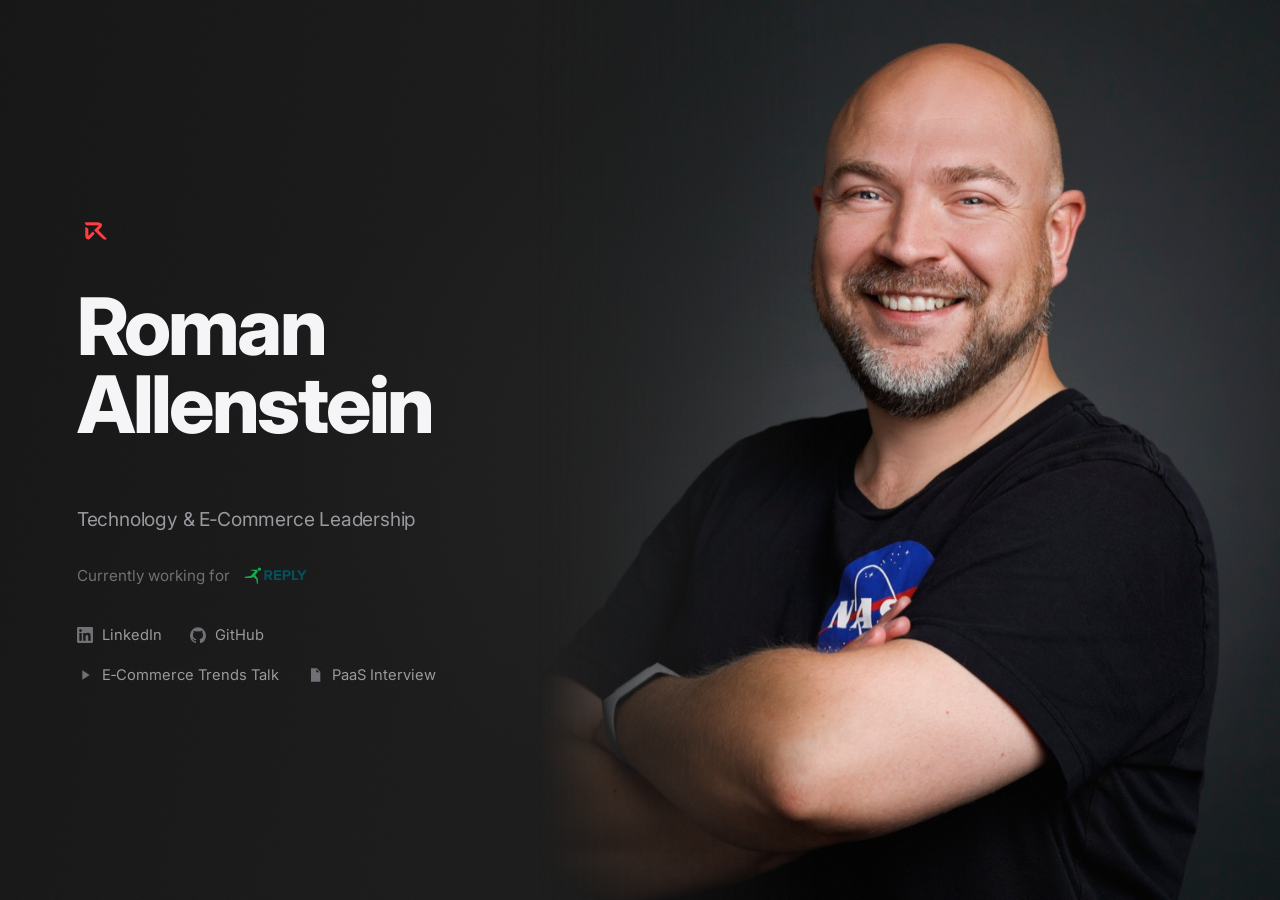
<file: src/index.html>
<!DOCTYPE html>
<html lang="en">
<head>
  <meta charset="UTF-8" />
  <meta name="viewport" content="width=device-width, initial-scale=1.0" />
  <script>
    // Enable the entrance animation only when motion is welcome.
    // Content stays visible by default, so this is purely additive.
    (function () {
      var ok = !window.matchMedia("(prefers-reduced-motion: reduce)").matches
        && !/[?&]noanim/.test(window.location.search);
      if (ok) document.documentElement.classList.add("intro-anim");
    })();
  </script>
  <title>Roman Allenstein — Technology & E-Commerce Leadership</title>
  <meta name="description" content="Roman Allenstein. Technology & E-Commerce Leadership. Currently working for Reply." />
  <meta property="og:title" content="Roman Allenstein — Technology & E-Commerce Leadership" />
  <meta property="og:description" content="Technology & E-Commerce Leadership. Currently working for Reply." />
  <meta property="og:image" content="assets/photo.jpg" />
  <link rel="icon" href="assets/logo.png" />
  <link rel="preconnect" href="https://fonts.googleapis.com" />
  <link rel="preconnect" href="https://fonts.gstatic.com" crossorigin />
  <link href="https://fonts.googleapis.com/css2?family=Inter:wght@300;400;500;600;700;800&display=swap" rel="stylesheet" />
  <link rel="stylesheet" href="css/style.css" />
  <script src="https://rybbit.rmn.one/api/script.js" data-site-id="3" defer></script>
</head>
<body>
  <div class="grain" aria-hidden="true"></div>

  <main class="stage">
    <!-- Portrait -->
    <div class="portrait" aria-hidden="true">
      <div class="portrait__glow"></div>
      <img class="portrait__img" src="assets/photo.jpg" alt="" />
    </div>

    <!-- Content -->
    <section class="intro">
      <img class="intro__logo a" src="assets/logo.png" alt="Roman Allenstein logo" />

      <h1 class="intro__name">
        <span class="line"><span class="a">Roman</span></span>
        <span class="line"><span class="a">Allenstein</span></span>
      </h1>

      <span class="intro__rule a" aria-hidden="true"></span>

      <p class="intro__role a">Technology &amp; E&#8209;Commerce Leadership</p>

      <p class="intro__work a">
        <span class="intro__work-label">Currently working for</span>
        <a class="reply__link" href="https://www.reply.com/vanilla-reply/de" target="_blank" rel="noopener" aria-label="Vanilla Reply">
          <img class="reply__logo" src="assets/reply.svg" alt="Reply" />
        </a>
      </p>

      <nav class="links a" aria-label="Profiles">
        <a class="link" href="https://www.linkedin.com/in/roman-allenstein/" target="_blank" rel="noopener">
          <svg viewBox="0 0 24 24" width="16" height="16" aria-hidden="true"><path d="M20.45 20.45h-3.56v-5.57c0-1.33-.02-3.04-1.85-3.04-1.85 0-2.14 1.45-2.14 2.94v5.67H9.34V9h3.41v1.56h.05c.48-.9 1.64-1.85 3.37-1.85 3.6 0 4.27 2.37 4.27 5.46v6.28zM5.34 7.43a2.07 2.07 0 110-4.14 2.07 2.07 0 010 4.14zM7.12 20.45H3.56V9h3.56v11.45zM22.22 0H1.77C.79 0 0 .77 0 1.73v20.54C0 23.22.79 24 1.77 24h20.45c.98 0 1.78-.78 1.78-1.73V1.73C24 .77 23.2 0 22.22 0z" fill="currentColor"/></svg>
          <span>LinkedIn</span>
        </a>
        <a class="link" href="https://github.com/roman-1983" target="_blank" rel="noopener">
          <svg viewBox="0 0 24 24" width="16" height="16" aria-hidden="true"><path d="M12 .5A12 12 0 000 12.6c0 5.34 3.44 9.87 8.21 11.47.6.11.82-.26.82-.58l-.01-2.05c-3.34.74-4.05-1.45-4.05-1.45-.55-1.4-1.34-1.78-1.34-1.78-1.09-.76.08-.74.08-.74 1.2.09 1.84 1.26 1.84 1.26 1.07 1.86 2.81 1.32 3.5 1.01.11-.79.42-1.32.76-1.62-2.67-.31-5.47-1.36-5.47-6.05 0-1.34.46-2.43 1.22-3.29-.12-.31-.53-1.55.12-3.23 0 0 1-.33 3.3 1.26a11.3 11.3 0 016 0c2.29-1.59 3.29-1.26 3.29-1.26.65 1.68.24 2.92.12 3.23.76.86 1.22 1.95 1.22 3.29 0 4.7-2.81 5.74-5.49 6.04.43.38.81 1.12.81 2.26l-.01 3.35c0 .32.21.7.82.58A12.01 12.01 0 0024 12.6 12 12 0 0012 .5z" fill="currentColor"/></svg>
          <span>GitHub</span>
        </a>
      </nav>

      <nav class="links links--media a" aria-label="Talks and interviews">
        <a class="link" href="https://youtu.be/BbYyXlA4f48" target="_blank" rel="noopener">
          <svg viewBox="0 0 24 24" width="16" height="16" aria-hidden="true"><path d="M8 5v14l11-7z" fill="currentColor"/></svg>
          <span>E&#8209;Commerce Trends Talk</span>
        </a>
        <a class="link" href="https://www.shopware.com/de/news/shopware-paas-im-interview-mit-phiacademy-und-portaltech-reply/" target="_blank" rel="noopener">
          <svg viewBox="0 0 24 24" width="16" height="16" aria-hidden="true"><path d="M6 2h9l5 5v15H6V2zm8 1.5V8h4.5L14 3.5zM8 12h8v1.5H8V12zm0 4h8v1.5H8V16z" fill="currentColor"/></svg>
          <span>PaaS Interview</span>
        </a>
      </nav>
    </section>
  </main>

  <script src="js/main.js"></script>
</body>
</html>
</file>
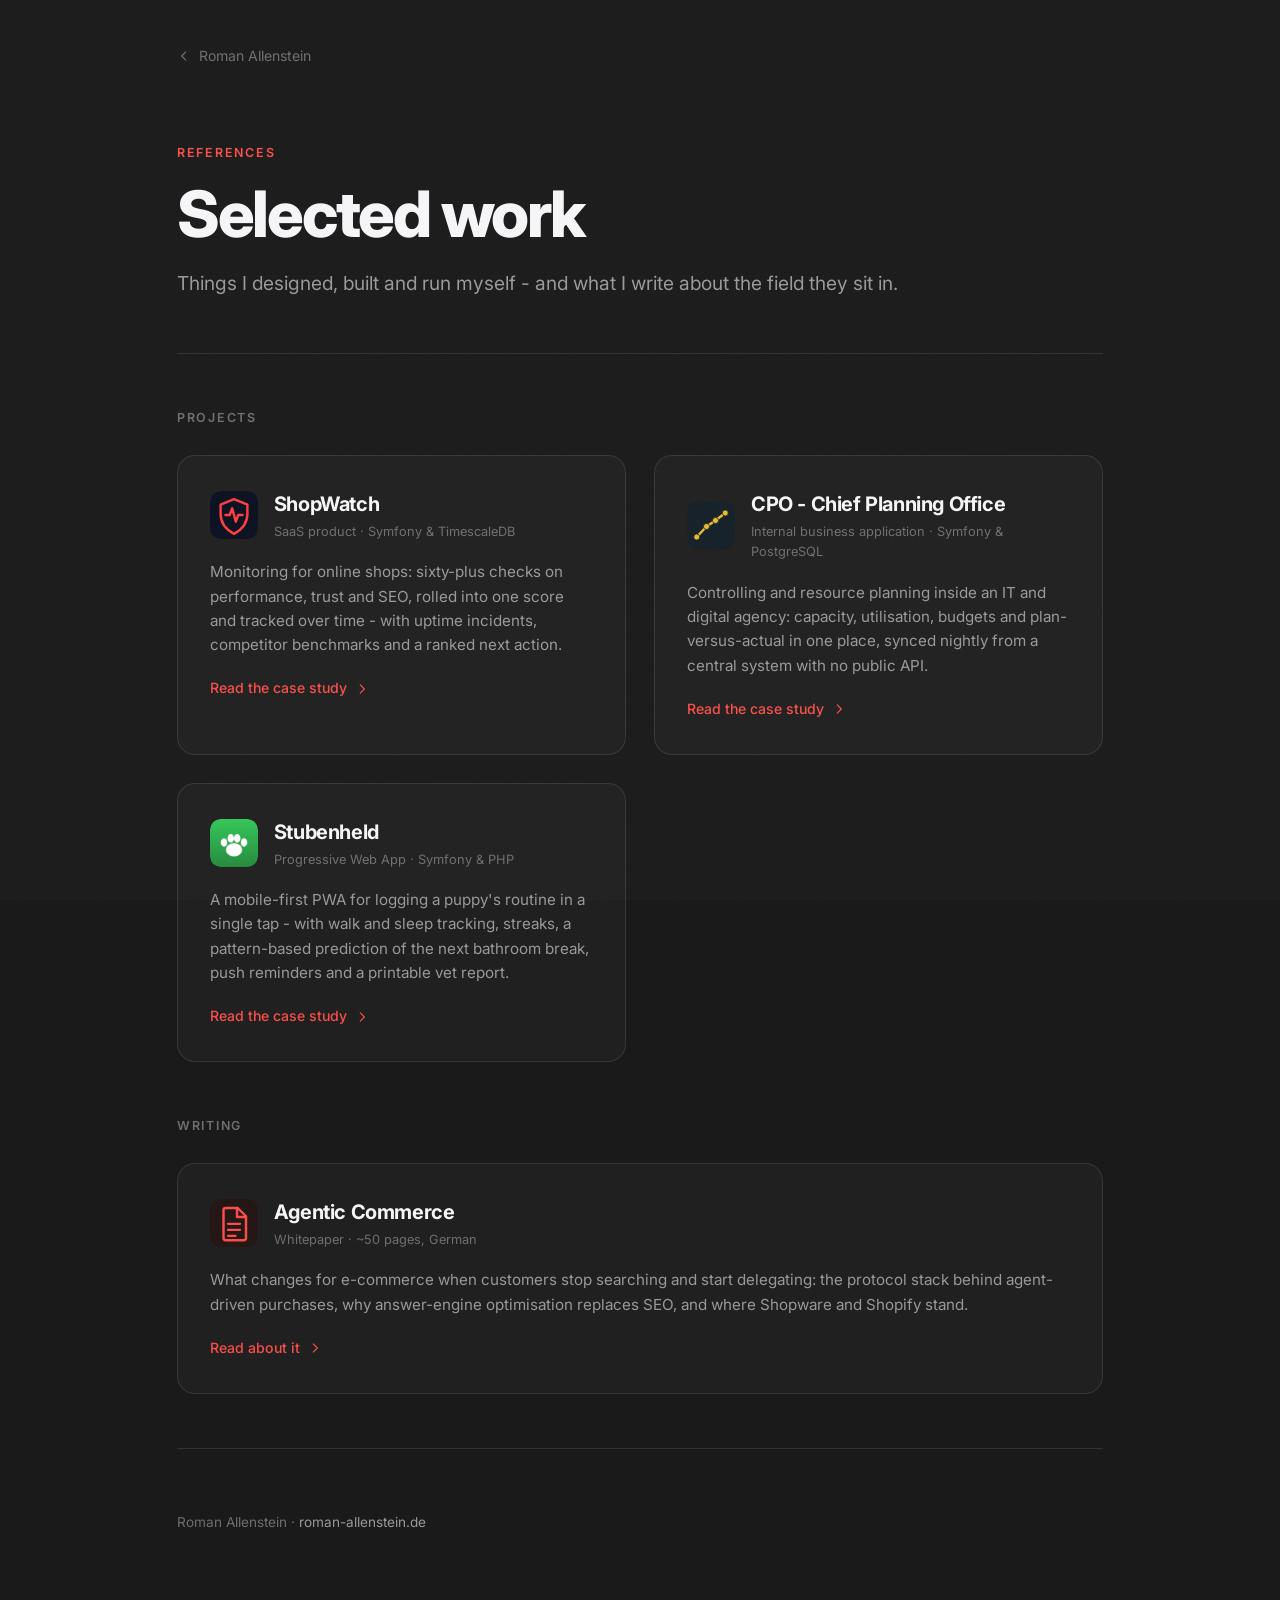
<file: src/references/index.html>
<!DOCTYPE html>
<html lang="en">
<head>
  <meta charset="UTF-8" />
  <meta name="viewport" content="width=device-width, initial-scale=1.0" />
  <script>
    (function () {
      var ok = !window.matchMedia("(prefers-reduced-motion: reduce)").matches;
      if (!ok) return;
      document.documentElement.classList.add("reveal-anim");
      // Safety net: if references.js never runs, drop the class so nothing
      // stays hidden.
      window.setTimeout(function () {
        if (!document.documentElement.dataset.revealReady) {
          document.documentElement.classList.remove("reveal-anim");
        }
      }, 2000);
    })();
  </script>
  <title>References - Roman Allenstein</title>
  <meta name="description" content="Selected projects built by Roman Allenstein." />
  <meta name="robots" content="noindex, nofollow" />
  <link rel="icon" href="../assets/logo.png" />
  <link rel="preconnect" href="https://fonts.googleapis.com" />
  <link rel="preconnect" href="https://fonts.gstatic.com" crossorigin />
  <link href="https://fonts.googleapis.com/css2?family=Inter:wght@300;400;500;600;700;800&display=swap" rel="stylesheet" />
  <link rel="stylesheet" href="../css/references.css" />
  <script src="https://rybbit.rmn.one/api/script.js" data-site-id="3" defer></script>
</head>
<body>
  <div class="grain" aria-hidden="true"></div>

  <div class="wrap">
    <div class="topbar">
      <a class="back" href="../">
        <svg viewBox="0 0 24 24" width="14" height="14" aria-hidden="true"><path d="M15 5l-7 7 7 7" fill="none" stroke="currentColor" stroke-width="2" stroke-linecap="round" stroke-linejoin="round"/></svg>
        <span>Roman Allenstein</span>
      </a>
    </div>

    <header class="head">
      <p class="head__eyebrow">References</p>
      <h1 class="head__title">Selected work</h1>
      <p class="head__lead">
        Things I designed, built and run myself - and what I write about the
        field they sit in.
      </p>
    </header>

    <main>
    <section class="group">
      <h2 class="group__title">Projects</h2>
      <div class="cards">
      <a class="card r" href="shopwatch/">
        <div class="card__top">
          <img class="card__icon" src="../assets/references/shopwatch/icon.svg" alt="" />
          <div>
            <div class="card__name">ShopWatch</div>
            <div class="card__kind">SaaS product · Symfony &amp; TimescaleDB</div>
          </div>
        </div>
        <p class="card__text">
          Monitoring for online shops: sixty-plus checks on performance, trust
          and SEO, rolled into one score and tracked over time - with uptime
          incidents, competitor benchmarks and a ranked next action.
        </p>
        <span class="card__more">
          <span>Read the case study</span>
          <svg viewBox="0 0 24 24" width="14" height="14" aria-hidden="true"><path d="M9 5l7 7-7 7" fill="none" stroke="currentColor" stroke-width="2" stroke-linecap="round" stroke-linejoin="round"/></svg>
        </span>
      </a>

      <a class="card r" href="cpo/">
        <div class="card__top">
          <img class="card__icon" src="../assets/references/cpo/icon.svg" alt="" />
          <div>
            <div class="card__name">CPO - Chief Planning Office</div>
            <div class="card__kind">Internal business application · Symfony &amp; PostgreSQL</div>
          </div>
        </div>
        <p class="card__text">
          Controlling and resource planning inside an IT and digital agency:
          capacity, utilisation, budgets and plan-versus-actual in one place,
          synced nightly from a central system with no public API.
        </p>
        <span class="card__more">
          <span>Read the case study</span>
          <svg viewBox="0 0 24 24" width="14" height="14" aria-hidden="true"><path d="M9 5l7 7-7 7" fill="none" stroke="currentColor" stroke-width="2" stroke-linecap="round" stroke-linejoin="round"/></svg>
        </span>
      </a>

      <a class="card r" href="stubenheld/">
        <div class="card__top">
          <img class="card__icon" src="../assets/references/stubenheld/icon.png" alt="" />
          <div>
            <div class="card__name">Stubenheld</div>
            <div class="card__kind">Progressive Web App · Symfony &amp; PHP</div>
          </div>
        </div>
        <p class="card__text">
          A mobile-first PWA for logging a puppy's routine in a single tap -
          with walk and sleep tracking, streaks, a pattern-based prediction of
          the next bathroom break, push reminders and a printable vet report.
        </p>
        <span class="card__more">
          <span>Read the case study</span>
          <svg viewBox="0 0 24 24" width="14" height="14" aria-hidden="true"><path d="M9 5l7 7-7 7" fill="none" stroke="currentColor" stroke-width="2" stroke-linecap="round" stroke-linejoin="round"/></svg>
        </span>
      </a>
      </div>
    </section>

    <section class="group">
      <h2 class="group__title">Writing</h2>
      <div class="cards">
      <a class="card r" href="whitepaper/">
        <div class="card__top">
          <img class="card__icon" src="../assets/references/whitepaper/icon.svg" alt="" />
          <div>
            <div class="card__name">Agentic Commerce</div>
            <div class="card__kind">Whitepaper · ~50 pages, German</div>
          </div>
        </div>
        <p class="card__text">
          What changes for e-commerce when customers stop searching and start
          delegating: the protocol stack behind agent-driven purchases, why
          answer-engine optimisation replaces SEO, and where Shopware and
          Shopify stand.
        </p>
        <span class="card__more">
          <span>Read about it</span>
          <svg viewBox="0 0 24 24" width="14" height="14" aria-hidden="true"><path d="M9 5l7 7-7 7" fill="none" stroke="currentColor" stroke-width="2" stroke-linecap="round" stroke-linejoin="round"/></svg>
        </span>
      </a>
      </div>
    </section>
    </main>

    <footer class="foot">
      <p>Roman Allenstein · <a href="../">roman-allenstein.de</a></p>
    </footer>
  </div>

  <script src="../js/references.js"></script>
</body>
</html>
</file>
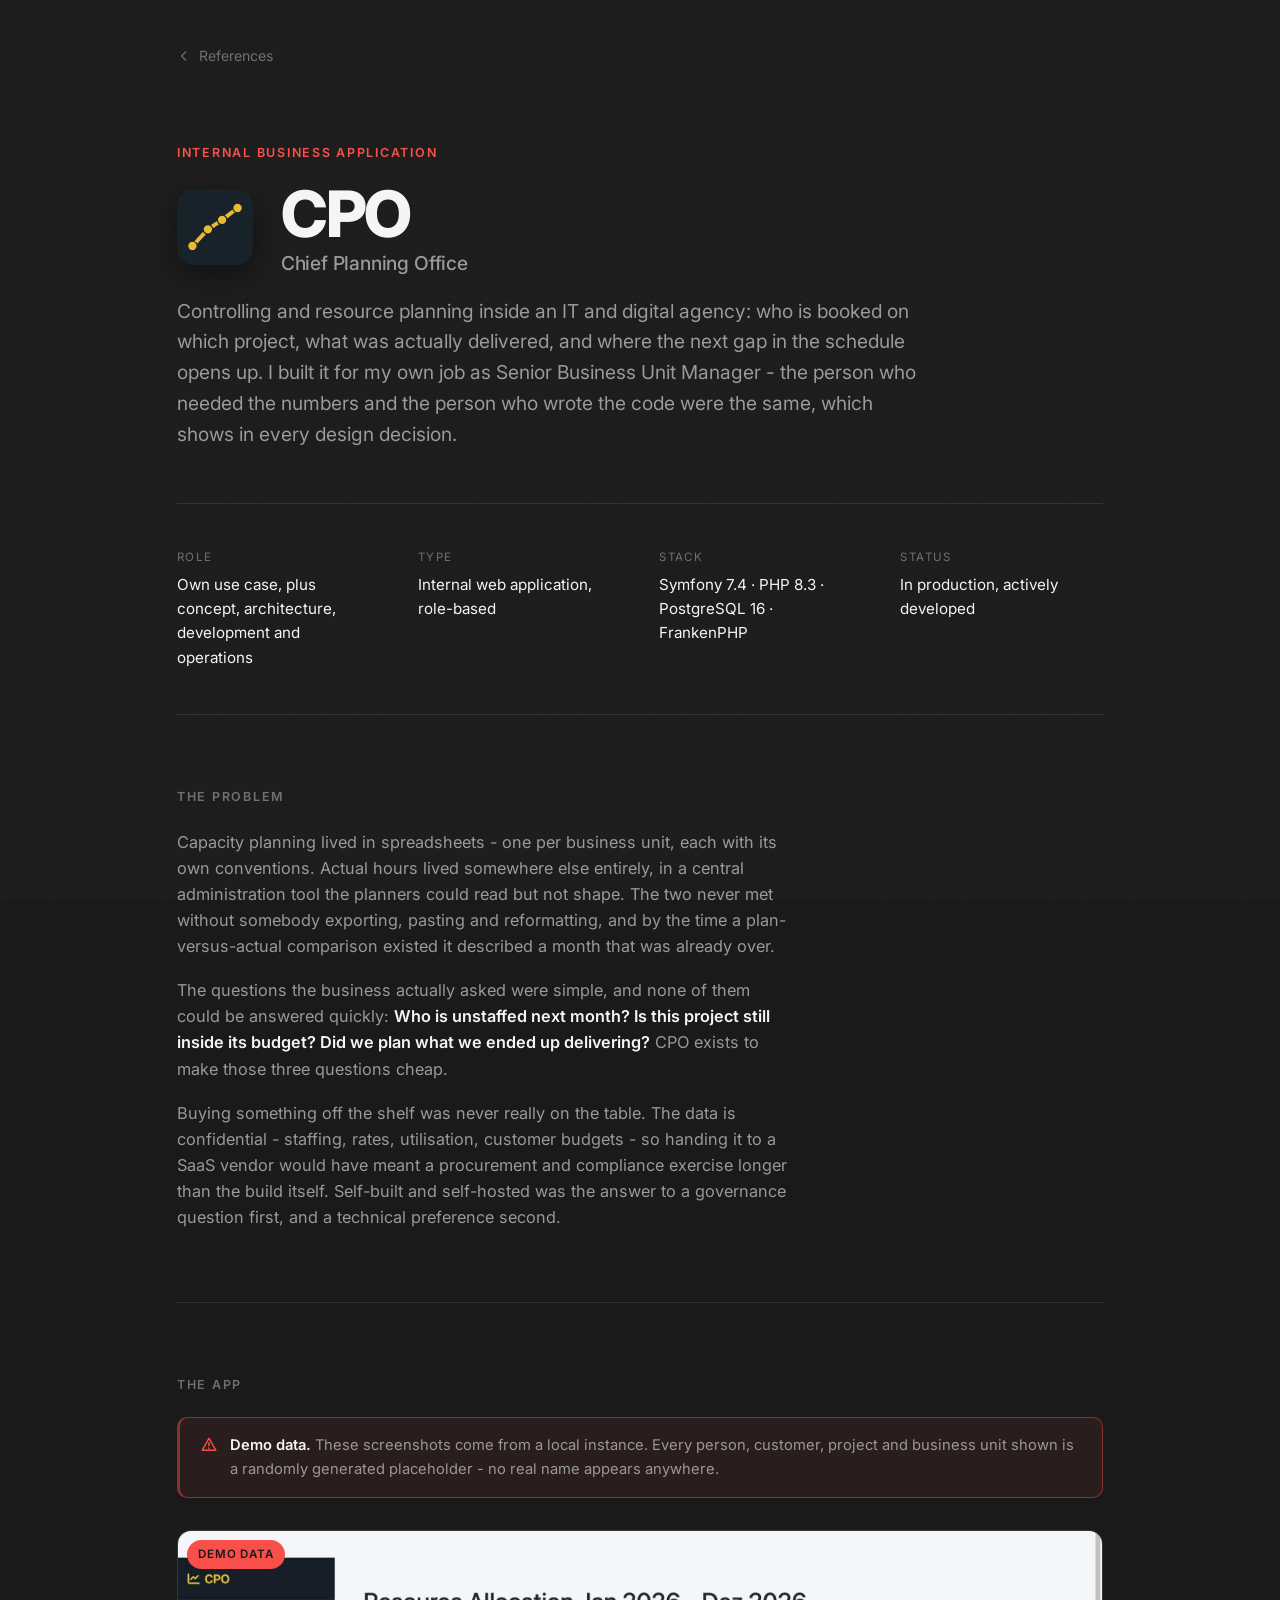
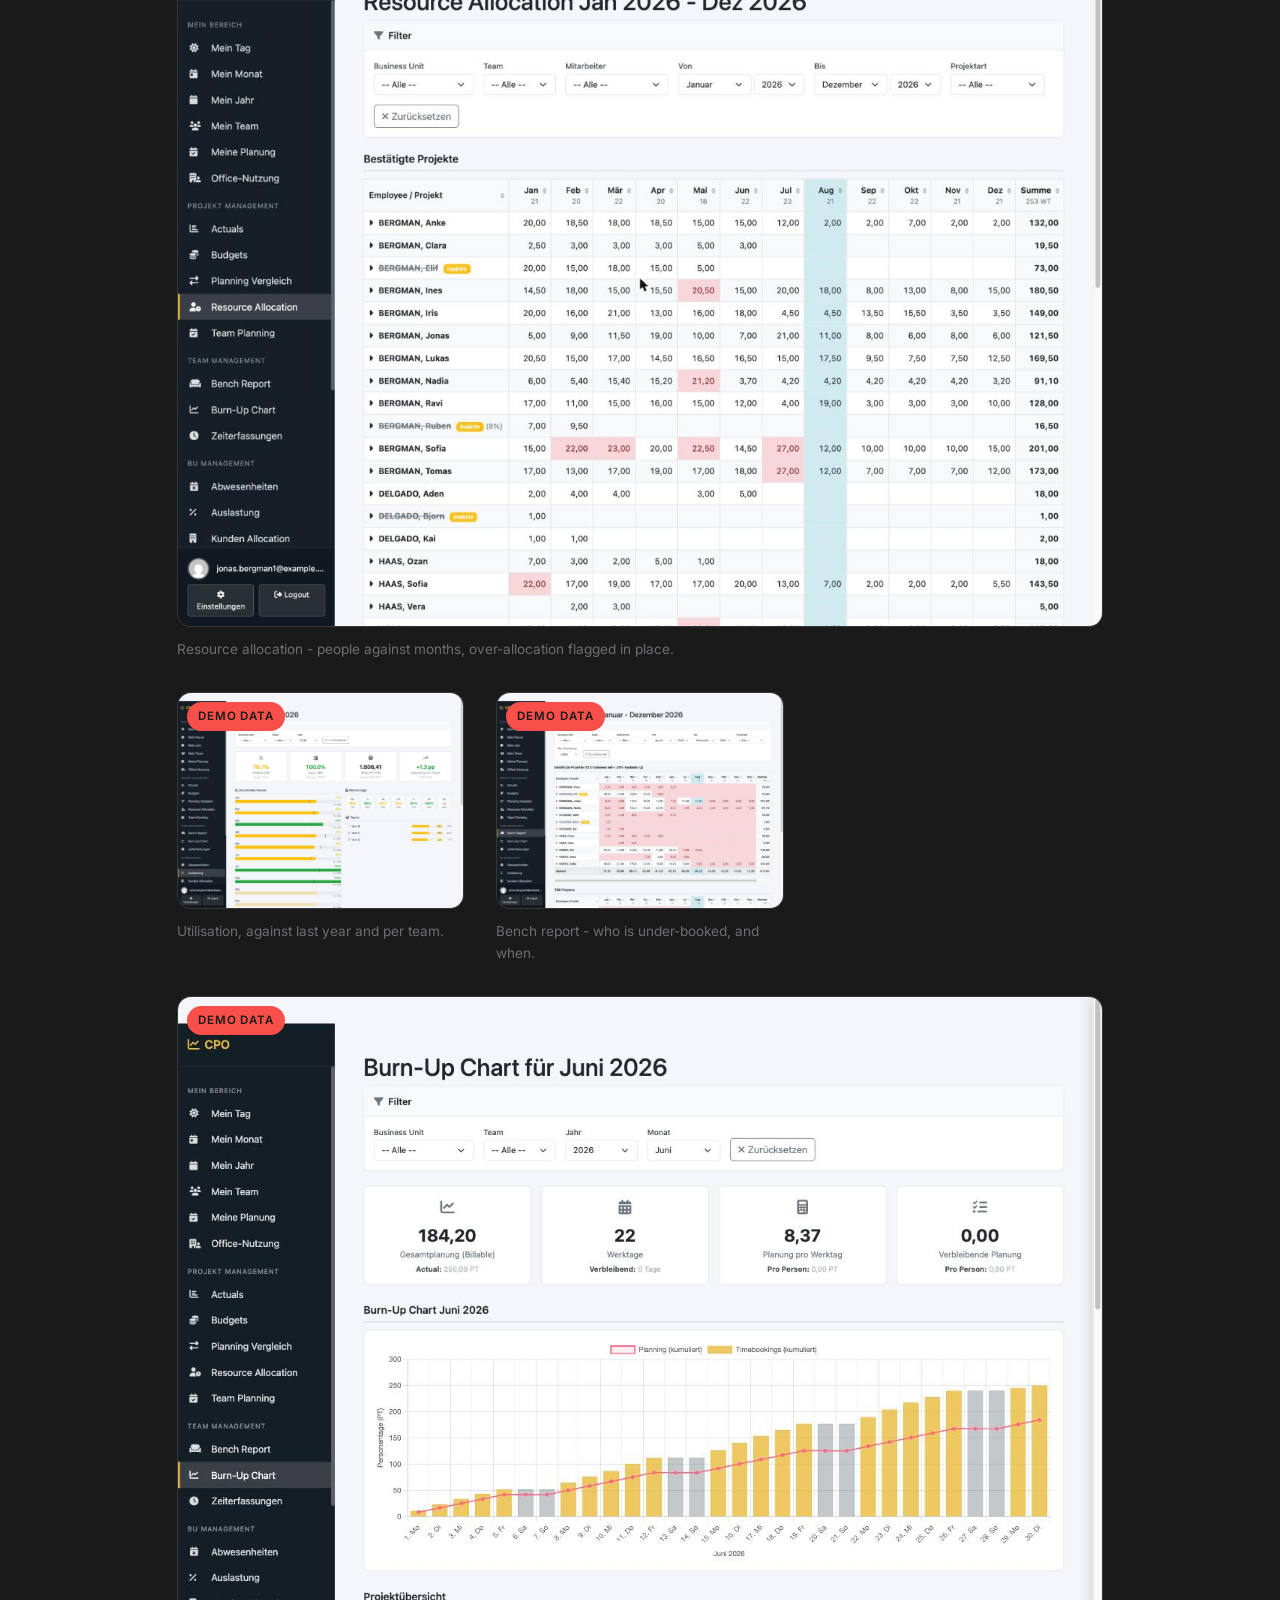
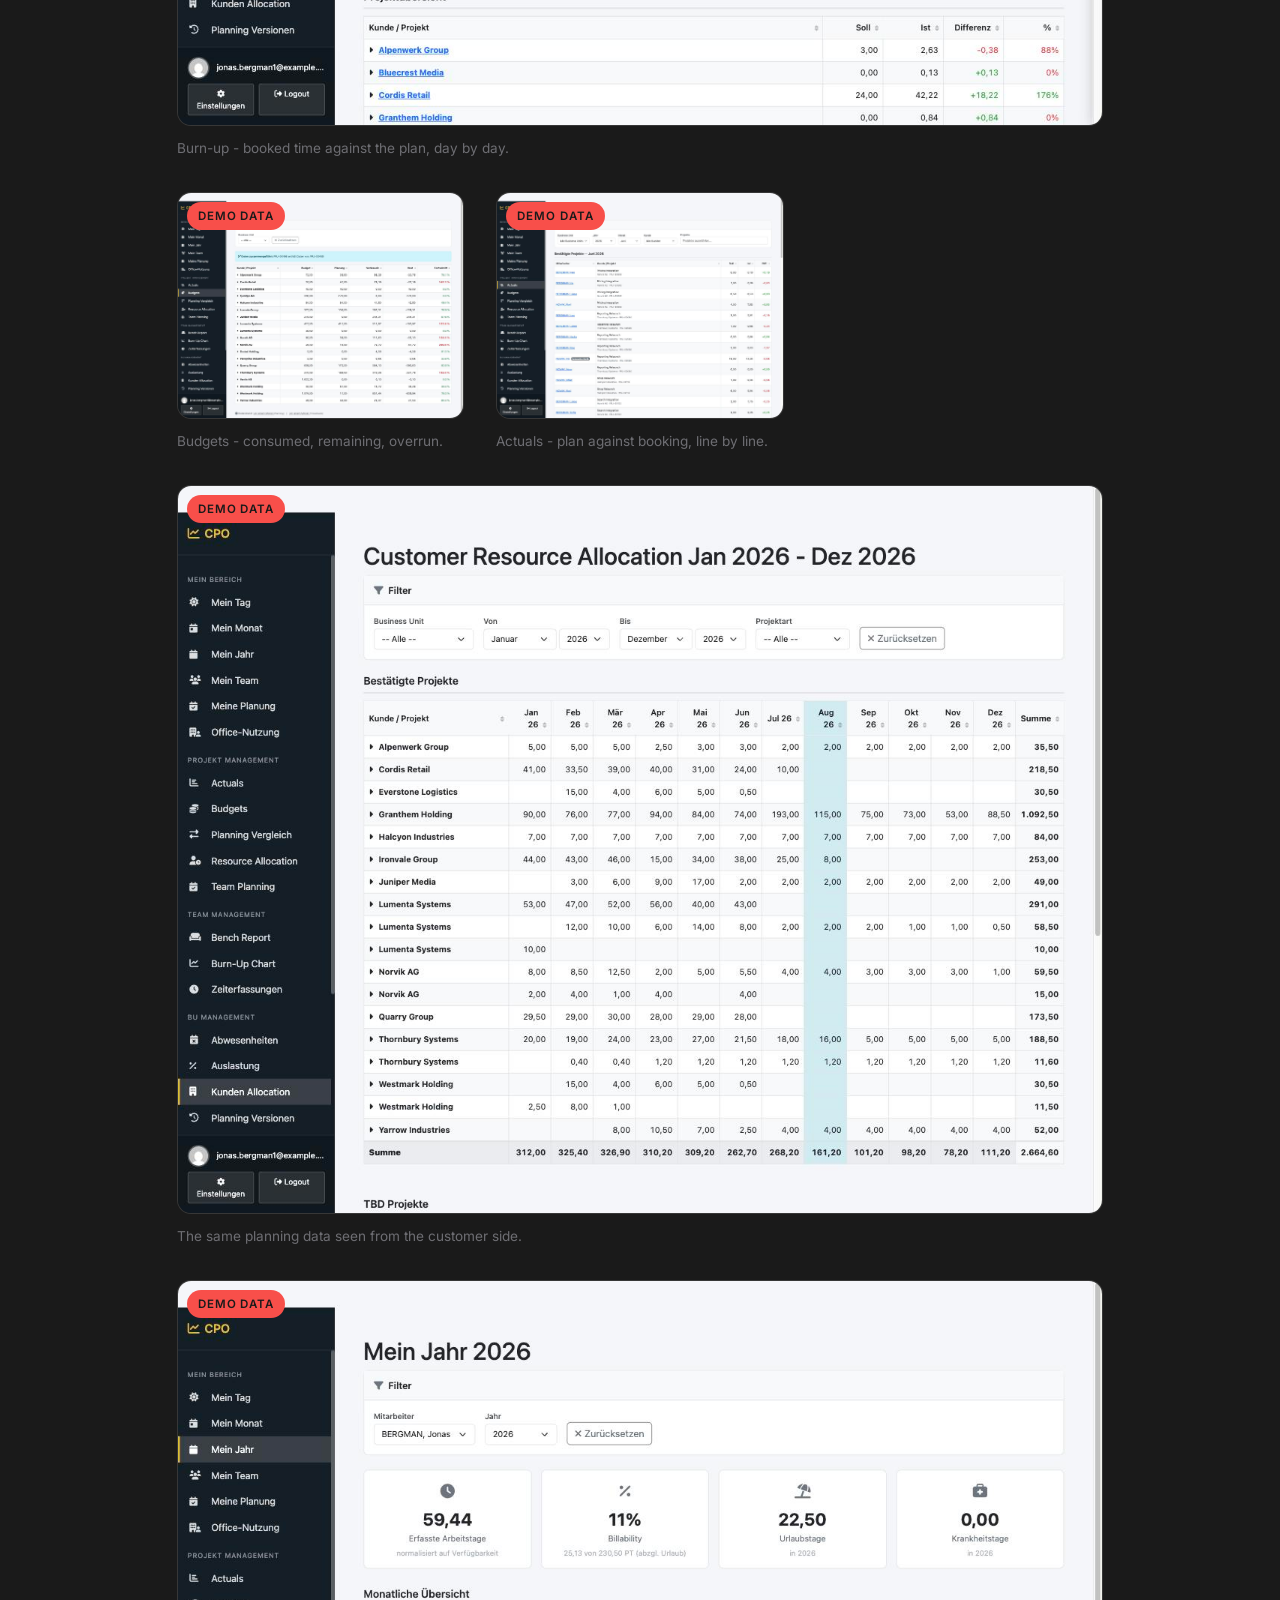
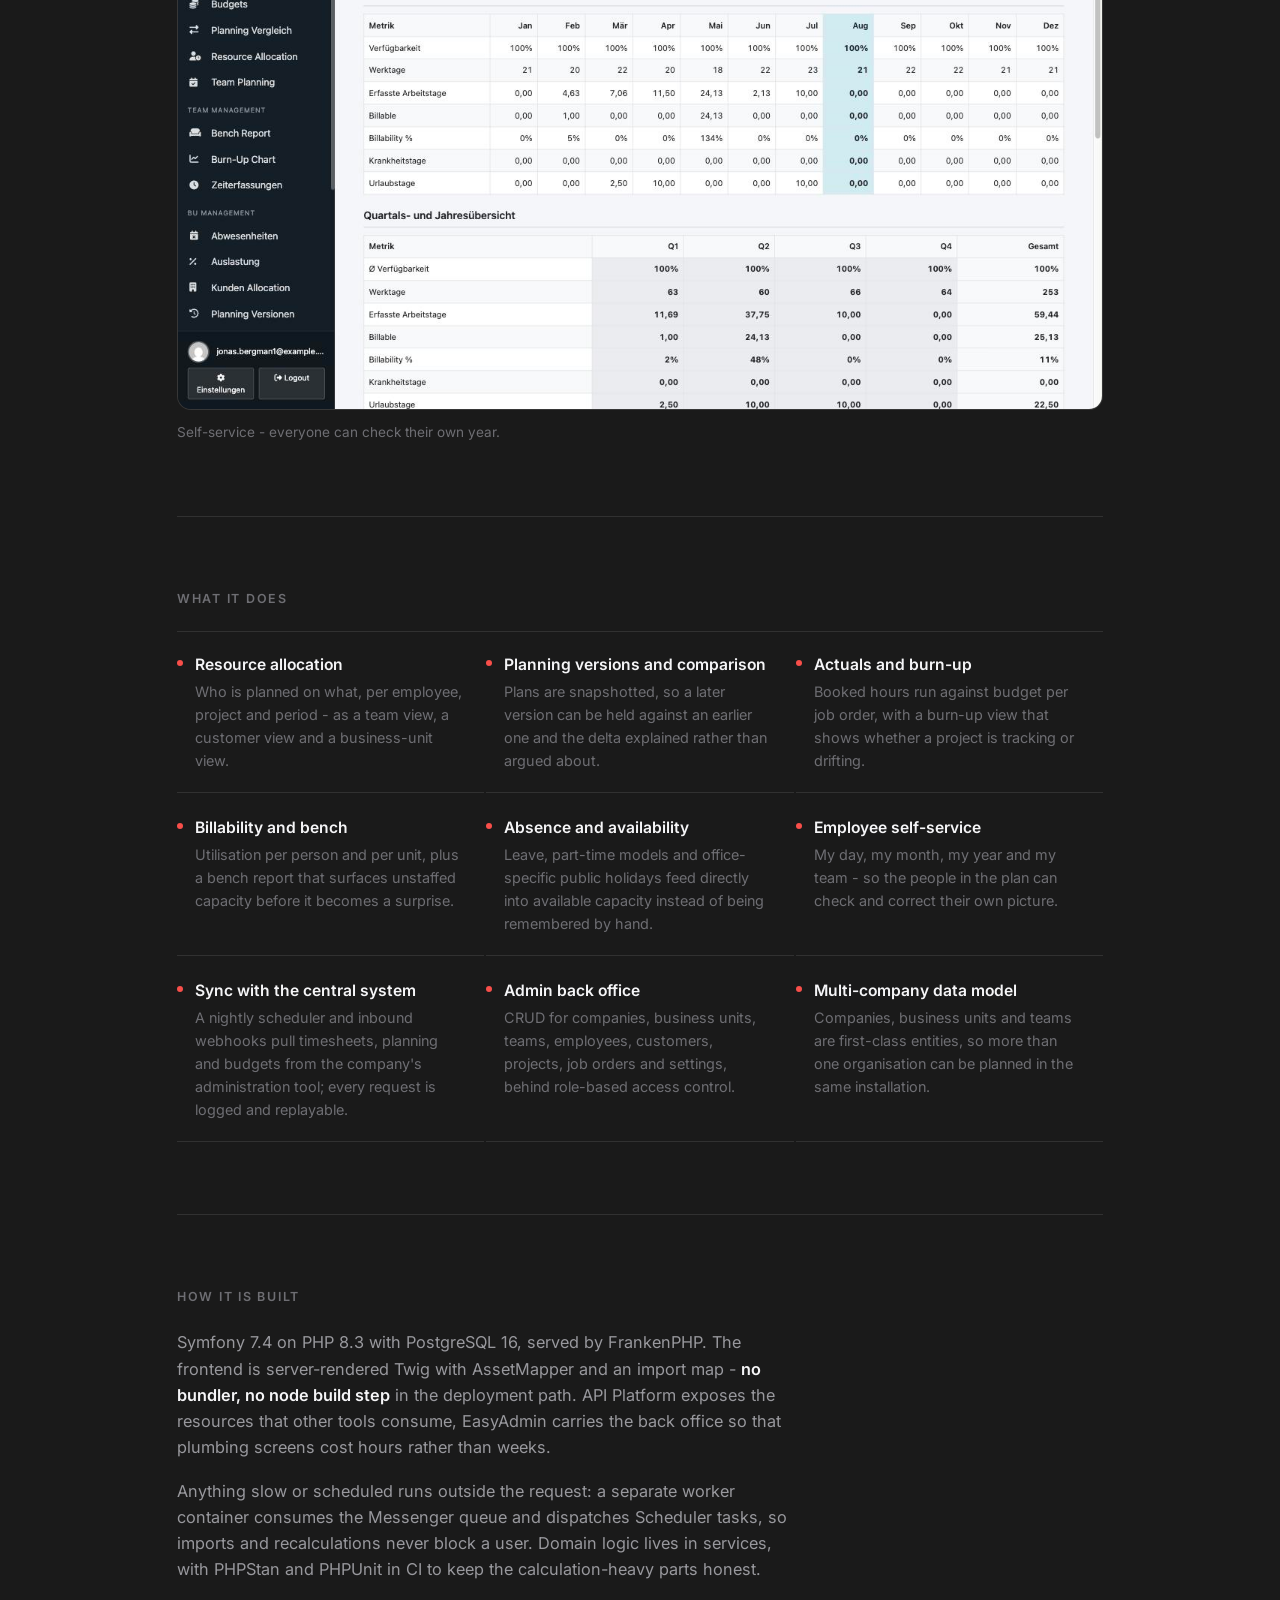
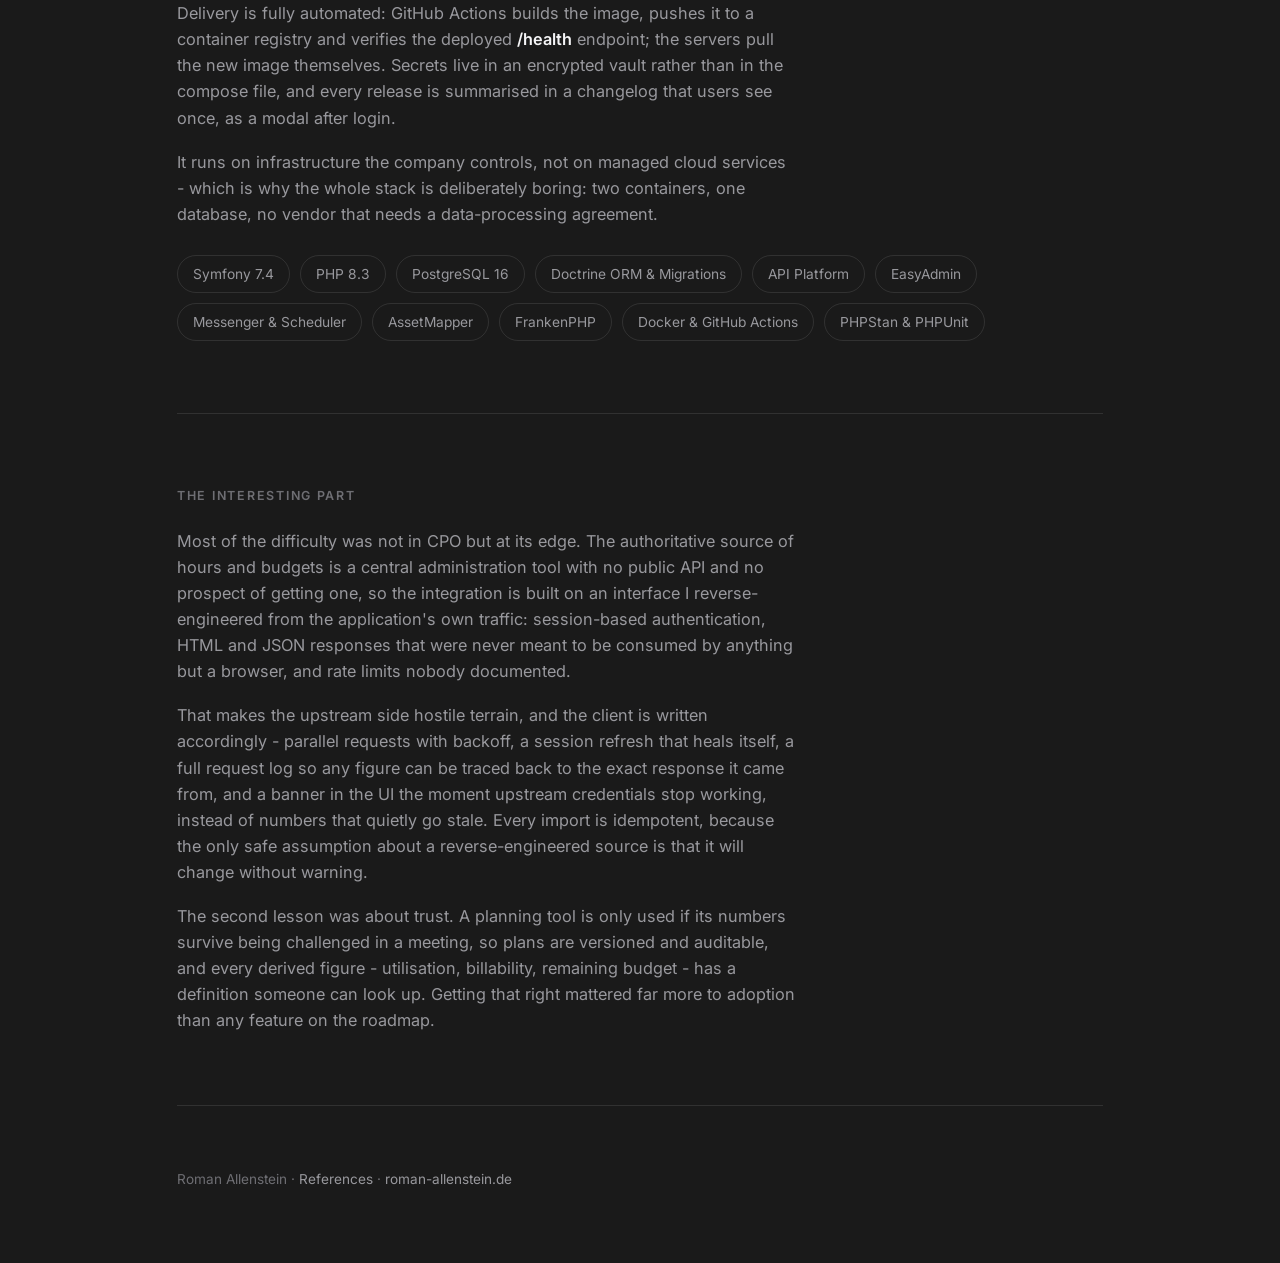
<file: src/references/cpo/index.html>
<!DOCTYPE html>
<html lang="en">
<head>
  <meta charset="UTF-8" />
  <meta name="viewport" content="width=device-width, initial-scale=1.0" />
  <script>
    (function () {
      var ok = !window.matchMedia("(prefers-reduced-motion: reduce)").matches;
      if (!ok) return;
      document.documentElement.classList.add("reveal-anim");
      // Safety net: if references.js never runs, drop the class so nothing
      // stays hidden.
      window.setTimeout(function () {
        if (!document.documentElement.dataset.revealReady) {
          document.documentElement.classList.remove("reveal-anim");
        }
      }, 2000);
    })();
  </script>
  <title>CPO - Roman Allenstein</title>
  <meta name="description" content="CPO: an internal controlling and resource-planning application built with Symfony 7, PostgreSQL and FrankenPHP." />
  <meta name="robots" content="noindex, nofollow" />
  <link rel="icon" href="../../assets/logo.png" />
  <link rel="preconnect" href="https://fonts.googleapis.com" />
  <link rel="preconnect" href="https://fonts.gstatic.com" crossorigin />
  <link href="https://fonts.googleapis.com/css2?family=Inter:wght@300;400;500;600;700;800&display=swap" rel="stylesheet" />
  <link rel="stylesheet" href="../../css/references.css" />
  <script src="https://rybbit.rmn.one/api/script.js" data-site-id="3" defer></script>
</head>
<body>
  <div class="grain" aria-hidden="true"></div>

  <div class="wrap">
    <div class="topbar">
      <a class="back" href="../">
        <svg viewBox="0 0 24 24" width="14" height="14" aria-hidden="true"><path d="M15 5l-7 7 7 7" fill="none" stroke="currentColor" stroke-width="2" stroke-linecap="round" stroke-linejoin="round"/></svg>
        <span>References</span>
      </a>
    </div>

    <header class="head">
      <p class="head__eyebrow">Internal business application</p>
      <div class="project-head">
        <img class="project-head__icon" src="../../assets/references/cpo/icon.svg" alt="CPO app icon" />
        <h1 class="project-head__title">CPO<span class="project-head__sub">Chief Planning Office</span></h1>
      </div>
      <p class="head__lead">
        Controlling and resource planning inside an IT and digital agency: who is
        booked on which project, what was actually delivered, and where the next
        gap in the schedule opens up. I built it for my own job as Senior
        Business Unit Manager - the person who needed the numbers and the person
        who wrote the code were the same, which shows in every design decision.
      </p>
    </header>

    <section class="meta">
      <div class="r">
        <div class="meta__key">Role</div>
        <div class="meta__val">Own use case, plus concept, architecture, development and operations</div>
      </div>
      <div class="r">
        <div class="meta__key">Type</div>
        <div class="meta__val">Internal web application, role-based</div>
      </div>
      <div class="r">
        <div class="meta__key">Stack</div>
        <div class="meta__val">Symfony 7.4 · PHP 8.3 · PostgreSQL 16 · FrankenPHP</div>
      </div>
      <div class="r">
        <div class="meta__key">Status</div>
        <div class="meta__val">In production, actively developed</div>
      </div>
    </section>

    <section class="section">
      <h2 class="section__title">The problem</h2>
      <p class="prose r">
        Capacity planning lived in spreadsheets - one per business unit, each
        with its own conventions. Actual hours lived somewhere else entirely, in
        a central administration tool the planners could read but not shape. The
        two never met without somebody exporting, pasting and reformatting, and
        by the time a plan-versus-actual comparison existed it described a month
        that was already over.
      </p>
      <p class="prose r">
        The questions the business actually asked were simple, and none of them
        could be answered quickly: <strong>Who is unstaffed next month? Is this
        project still inside its budget? Did we plan what we ended up
        delivering?</strong> CPO exists to make those three questions cheap.
      </p>
      <p class="prose r">
        Buying something off the shelf was never really on the table. The data is
        confidential - staffing, rates, utilisation, customer budgets - so
        handing it to a SaaS vendor would have meant a procurement and compliance
        exercise longer than the build itself. Self-built and self-hosted was the
        answer to a governance question first, and a technical preference second.
      </p>
    </section>

    <section class="section">
      <h2 class="section__title">The app</h2>
      <p class="notice r">
        <svg viewBox="0 0 24 24" width="18" height="18" aria-hidden="true"><path d="M12 3l9 16H3l9-16zm0 6v4m0 3v.5" fill="none" stroke="currentColor" stroke-width="2" stroke-linecap="round" stroke-linejoin="round"/></svg>
        <span><strong>Demo data.</strong> These screenshots come from a local instance.
        Every person, customer, project and business unit shown is a randomly
        generated placeholder - no real name appears anywhere.</span>
      </p>
      <div class="shots">
        <figure class="shot shot--wide shot--demo r">
          <img src="../../assets/references/cpo/app-resource-allocation.jpg" alt="Resource allocation matrix: employees as rows, months as columns, over-allocation highlighted" loading="lazy" />
          <figcaption>Resource allocation - people against months, over-allocation flagged in place.</figcaption>
        </figure>
        <figure class="shot shot--demo r">
          <img src="../../assets/references/cpo/app-billability.jpg" alt="Billability dashboard with yearly rate, monthly progression and per-team comparison" loading="lazy" />
          <figcaption>Utilisation, against last year and per team.</figcaption>
        </figure>
        <figure class="shot shot--demo r">
          <img src="../../assets/references/cpo/app-bench.jpg" alt="Bench report listing employees below fifty percent utilisation across the year" loading="lazy" />
          <figcaption>Bench report - who is under-booked, and when.</figcaption>
        </figure>
        <figure class="shot shot--wide shot--demo r">
          <img src="../../assets/references/cpo/app-burnup.jpg" alt="Burn-up chart with cumulative booked time as bars against the planning line, plus a per-project breakdown" loading="lazy" />
          <figcaption>Burn-up - booked time against the plan, day by day.</figcaption>
        </figure>
        <figure class="shot shot--demo r">
          <img src="../../assets/references/cpo/app-budgets.jpg" alt="Budget overview per customer and project with consumption, remainder and progress, overruns in red" loading="lazy" />
          <figcaption>Budgets - consumed, remaining, overrun.</figcaption>
        </figure>
        <figure class="shot shot--demo r">
          <img src="../../assets/references/cpo/app-actuals.jpg" alt="Actuals list comparing planned and booked days per employee and project with the difference" loading="lazy" />
          <figcaption>Actuals - plan against booking, line by line.</figcaption>
        </figure>
        <figure class="shot shot--wide shot--demo r">
          <img src="../../assets/references/cpo/app-customer-allocation.jpg" alt="Customer resource allocation matrix with customers as rows and months as columns" loading="lazy" />
          <figcaption>The same planning data seen from the customer side.</figcaption>
        </figure>
        <figure class="shot shot--wide shot--demo r">
          <img src="../../assets/references/cpo/app-my-year.jpg" alt="Employee self-service year view with availability, working days, billability and leave per month and quarter" loading="lazy" />
          <figcaption>Self-service - everyone can check their own year.</figcaption>
        </figure>
      </div>
    </section>

    <section class="section">
      <h2 class="section__title">What it does</h2>
      <ul class="features">
        <li class="r">
          <b>Resource allocation</b>
          <span>Who is planned on what, per employee, project and period - as a team view, a customer view and a business-unit view.</span>
        </li>
        <li class="r">
          <b>Planning versions and comparison</b>
          <span>Plans are snapshotted, so a later version can be held against an earlier one and the delta explained rather than argued about.</span>
        </li>
        <li class="r">
          <b>Actuals and burn-up</b>
          <span>Booked hours run against budget per job order, with a burn-up view that shows whether a project is tracking or drifting.</span>
        </li>
        <li class="r">
          <b>Billability and bench</b>
          <span>Utilisation per person and per unit, plus a bench report that surfaces unstaffed capacity before it becomes a surprise.</span>
        </li>
        <li class="r">
          <b>Absence and availability</b>
          <span>Leave, part-time models and office-specific public holidays feed directly into available capacity instead of being remembered by hand.</span>
        </li>
        <li class="r">
          <b>Employee self-service</b>
          <span>My day, my month, my year and my team - so the people in the plan can check and correct their own picture.</span>
        </li>
        <li class="r">
          <b>Sync with the central system</b>
          <span>A nightly scheduler and inbound webhooks pull timesheets, planning and budgets from the company's administration tool; every request is logged and replayable.</span>
        </li>
        <li class="r">
          <b>Admin back office</b>
          <span>CRUD for companies, business units, teams, employees, customers, projects, job orders and settings, behind role-based access control.</span>
        </li>
        <li class="r">
          <b>Multi-company data model</b>
          <span>Companies, business units and teams are first-class entities, so more than one organisation can be planned in the same installation.</span>
        </li>
      </ul>
    </section>

    <section class="section">
      <h2 class="section__title">How it is built</h2>
      <p class="prose r">
        Symfony 7.4 on PHP 8.3 with PostgreSQL 16, served by FrankenPHP. The
        frontend is server-rendered Twig with AssetMapper and an import map -
        <strong>no bundler, no node build step</strong> in the deployment path.
        API Platform exposes the resources that other tools consume, EasyAdmin
        carries the back office so that plumbing screens cost hours rather than
        weeks.
      </p>
      <p class="prose r">
        Anything slow or scheduled runs outside the request: a separate worker
        container consumes the Messenger queue and dispatches Scheduler tasks, so
        imports and recalculations never block a user. Domain logic lives in
        services, with PHPStan and PHPUnit in CI to keep the calculation-heavy
        parts honest.
      </p>
      <p class="prose r">
        Delivery is fully automated: GitHub Actions builds the image, pushes it
        to a container registry and verifies the deployed <strong>/health</strong>
        endpoint; the servers pull the new image themselves. Secrets live in an
        encrypted vault rather than in the compose file, and every release is
        summarised in a changelog that users see once, as a modal after login.
      </p>
      <p class="prose r">
        It runs on infrastructure the company controls, not on managed cloud
        services - which is why the whole stack is deliberately boring: two
        containers, one database, no vendor that needs a data-processing
        agreement.
      </p>
      <ul class="chips r" style="margin-top: 28px;">
        <li>Symfony 7.4</li>
        <li>PHP 8.3</li>
        <li>PostgreSQL 16</li>
        <li>Doctrine ORM &amp; Migrations</li>
        <li>API Platform</li>
        <li>EasyAdmin</li>
        <li>Messenger &amp; Scheduler</li>
        <li>AssetMapper</li>
        <li>FrankenPHP</li>
        <li>Docker &amp; GitHub Actions</li>
        <li>PHPStan &amp; PHPUnit</li>
      </ul>
    </section>

    <section class="section">
      <h2 class="section__title">The interesting part</h2>
      <p class="prose r">
        Most of the difficulty was not in CPO but at its edge. The authoritative
        source of hours and budgets is a central administration tool with no
        public API and no prospect of getting one, so the integration is built on
        an interface I reverse-engineered from the application's own traffic:
        session-based authentication, HTML and JSON responses that were never
        meant to be consumed by anything but a browser, and rate limits nobody
        documented.
      </p>
      <p class="prose r">
        That makes the upstream side hostile terrain, and the client is written
        accordingly - parallel requests with backoff, a session refresh that
        heals itself, a full request log so any figure can be traced back to the
        exact response it came from, and a banner in the UI the moment upstream
        credentials stop working, instead of numbers that quietly go stale. Every
        import is idempotent, because the only safe assumption about a
        reverse-engineered source is that it will change without warning.
      </p>
      <p class="prose r">
        The second lesson was about trust. A planning tool is only used if its
        numbers survive being challenged in a meeting, so plans are versioned and
        auditable, and every derived figure - utilisation, billability, remaining
        budget - has a definition someone can look up. Getting that right mattered
        far more to adoption than any feature on the roadmap.
      </p>
    </section>

    <footer class="foot">
      <p>Roman Allenstein · <a href="../">References</a> · <a href="../../">roman-allenstein.de</a></p>
    </footer>
  </div>

  <script src="../../js/references.js"></script>
</body>
</html>
</file>
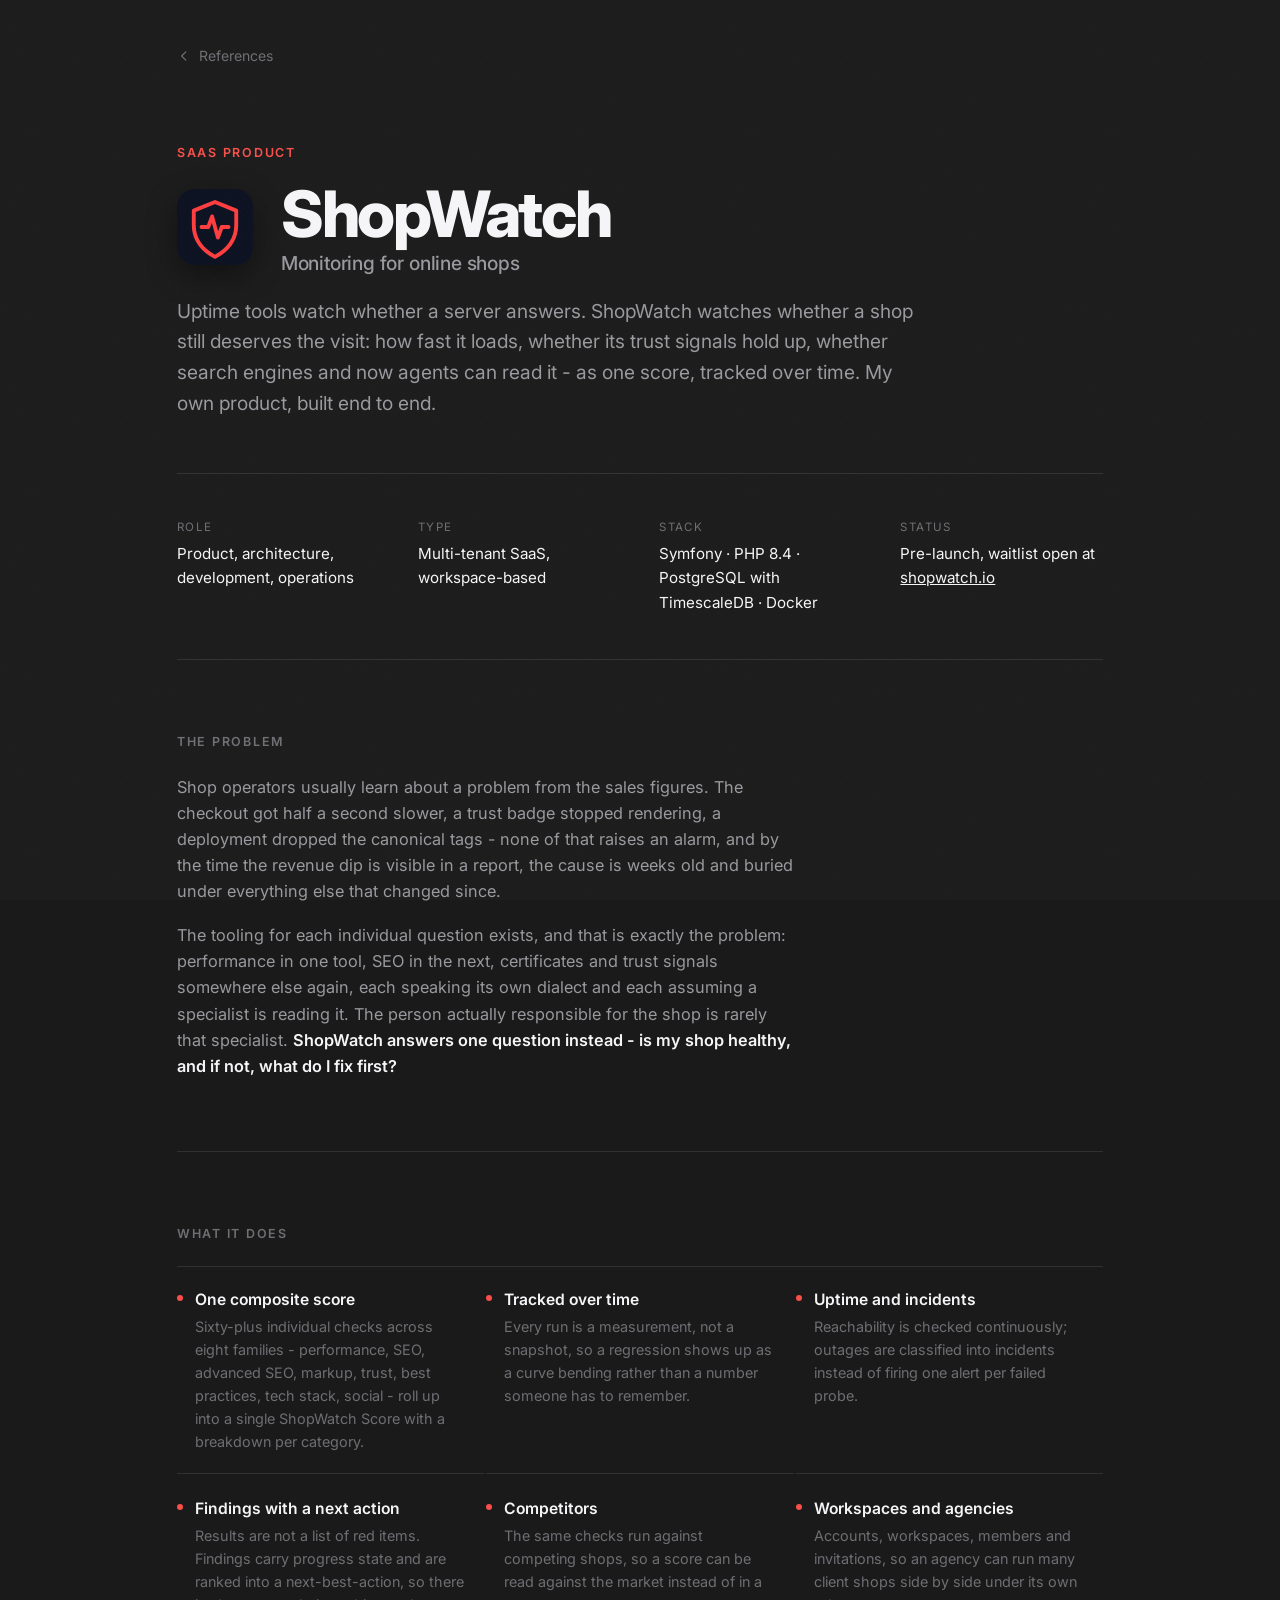
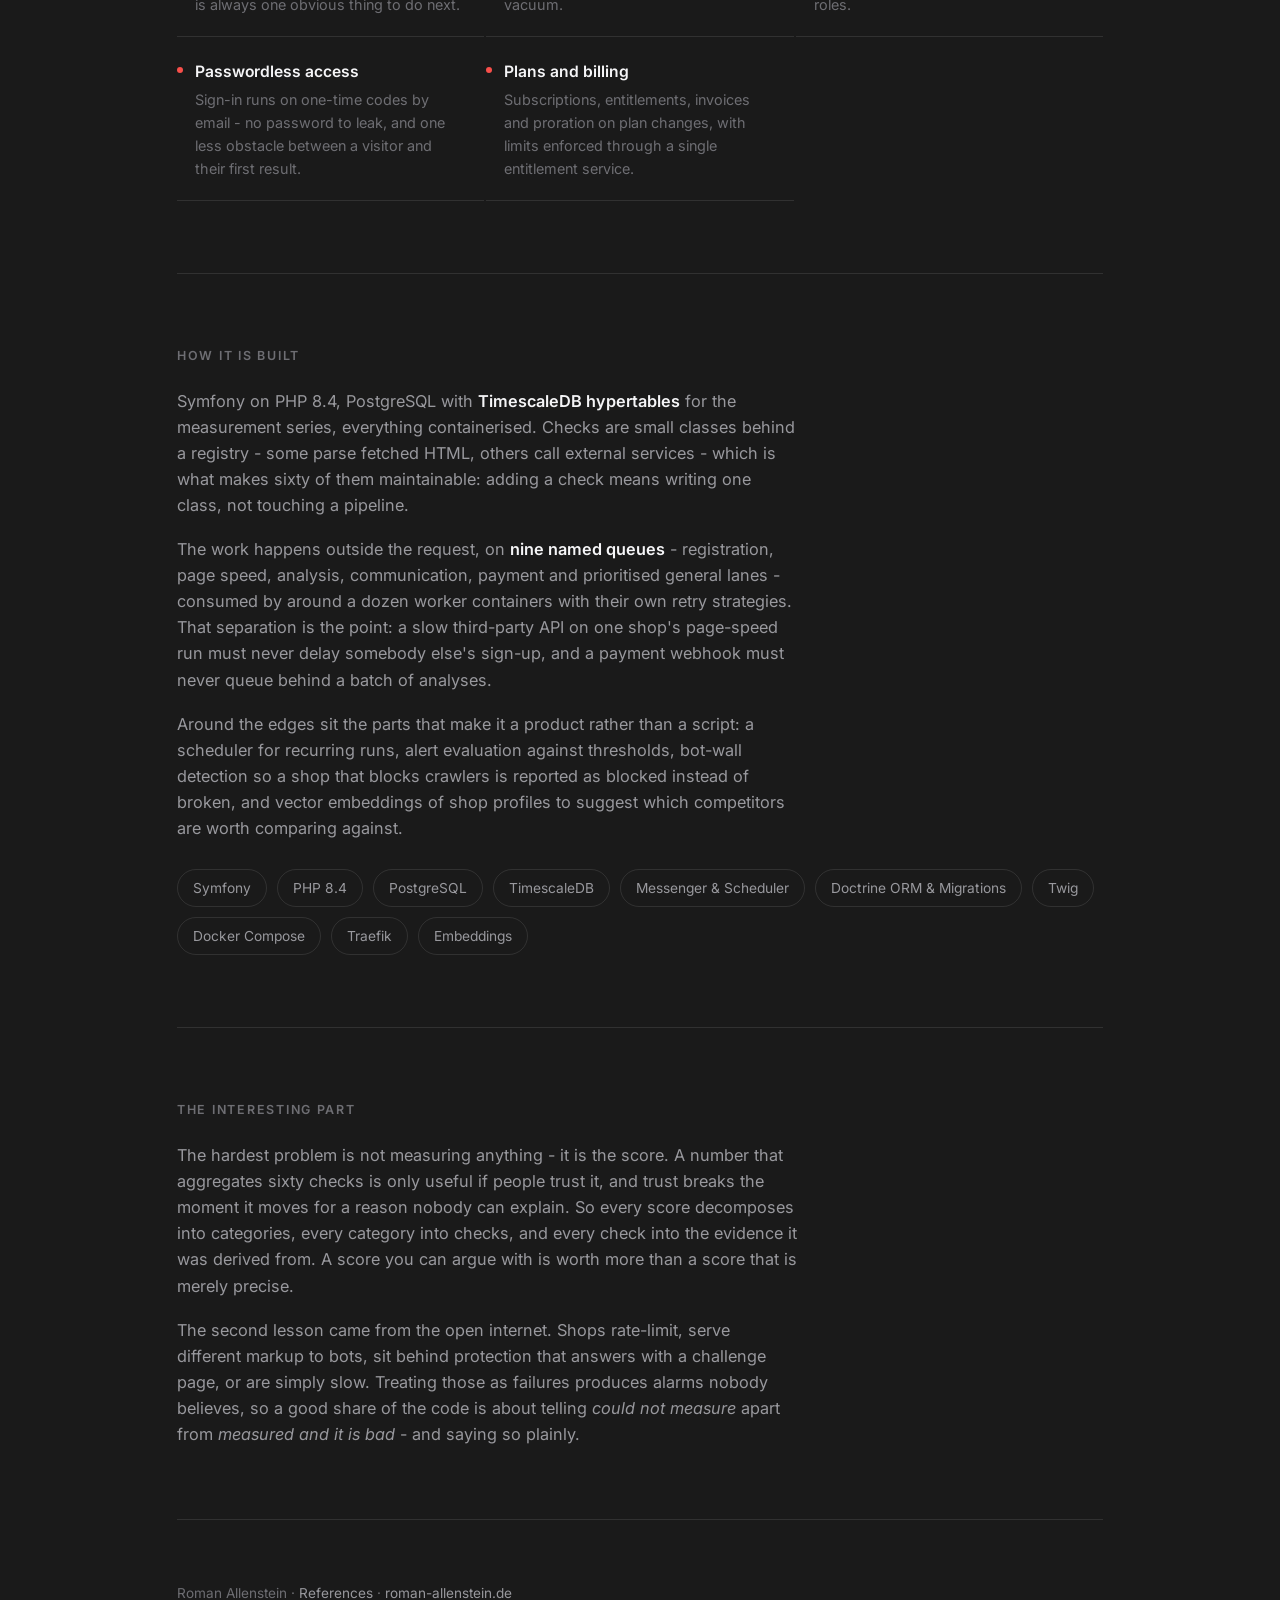
<file: src/references/shopwatch/index.html>
<!DOCTYPE html>
<html lang="en">
<head>
  <meta charset="UTF-8" />
  <meta name="viewport" content="width=device-width, initial-scale=1.0" />
  <script>
    (function () {
      var ok = !window.matchMedia("(prefers-reduced-motion: reduce)").matches;
      if (!ok) return;
      document.documentElement.classList.add("reveal-anim");
      // Safety net: if references.js never runs, drop the class so nothing
      // stays hidden.
      window.setTimeout(function () {
        if (!document.documentElement.dataset.revealReady) {
          document.documentElement.classList.remove("reveal-anim");
        }
      }, 2000);
    })();
  </script>
  <title>ShopWatch - Roman Allenstein</title>
  <meta name="description" content="ShopWatch: a SaaS platform that monitors online shops for performance, trust and SEO issues and scores them over time." />
  <meta name="robots" content="noindex, nofollow" />
  <link rel="icon" href="../../assets/logo.png" />
  <link rel="preconnect" href="https://fonts.googleapis.com" />
  <link rel="preconnect" href="https://fonts.gstatic.com" crossorigin />
  <link href="https://fonts.googleapis.com/css2?family=Inter:wght@300;400;500;600;700;800&display=swap" rel="stylesheet" />
  <link rel="stylesheet" href="../../css/references.css" />
  <script src="https://rybbit.rmn.one/api/script.js" data-site-id="3" defer></script>
</head>
<body>
  <div class="grain" aria-hidden="true"></div>

  <div class="wrap">
    <div class="topbar">
      <a class="back" href="../">
        <svg viewBox="0 0 24 24" width="14" height="14" aria-hidden="true"><path d="M15 5l-7 7 7 7" fill="none" stroke="currentColor" stroke-width="2" stroke-linecap="round" stroke-linejoin="round"/></svg>
        <span>References</span>
      </a>
    </div>

    <header class="head">
      <p class="head__eyebrow">SaaS product</p>
      <div class="project-head">
        <img class="project-head__icon" src="../../assets/references/shopwatch/icon.svg" alt="ShopWatch logo" />
        <h1 class="project-head__title">ShopWatch<span class="project-head__sub">Monitoring for online shops</span></h1>
      </div>
      <p class="head__lead">
        Uptime tools watch whether a server answers. ShopWatch watches whether a
        shop still deserves the visit: how fast it loads, whether its trust
        signals hold up, whether search engines and now agents can read it - as
        one score, tracked over time. My own product, built end to end.
      </p>
    </header>

    <section class="meta">
      <div class="r">
        <div class="meta__key">Role</div>
        <div class="meta__val">Product, architecture, development, operations</div>
      </div>
      <div class="r">
        <div class="meta__key">Type</div>
        <div class="meta__val">Multi-tenant SaaS, workspace-based</div>
      </div>
      <div class="r">
        <div class="meta__key">Stack</div>
        <div class="meta__val">Symfony · PHP 8.4 · PostgreSQL with TimescaleDB · Docker</div>
      </div>
      <div class="r">
        <div class="meta__key">Status</div>
        <div class="meta__val">Pre-launch, waitlist open at <a href="https://shopwatch.io" target="_blank" rel="noopener">shopwatch.io</a></div>
      </div>
    </section>

    <section class="section">
      <h2 class="section__title">The problem</h2>
      <p class="prose r">
        Shop operators usually learn about a problem from the sales figures. The
        checkout got half a second slower, a trust badge stopped rendering, a
        deployment dropped the canonical tags - none of that raises an alarm, and
        by the time the revenue dip is visible in a report, the cause is weeks
        old and buried under everything else that changed since.
      </p>
      <p class="prose r">
        The tooling for each individual question exists, and that is exactly the
        problem: performance in one tool, SEO in the next, certificates and trust
        signals somewhere else again, each speaking its own dialect and each
        assuming a specialist is reading it. The person actually responsible for
        the shop is rarely that specialist. <strong>ShopWatch answers one
        question instead - is my shop healthy, and if not, what do I fix
        first?</strong>
      </p>
    </section>

    <section class="section">
      <h2 class="section__title">What it does</h2>
      <ul class="features">
        <li class="r">
          <b>One composite score</b>
          <span>Sixty-plus individual checks across eight families - performance, SEO, advanced SEO, markup, trust, best practices, tech stack, social - roll up into a single ShopWatch Score with a breakdown per category.</span>
        </li>
        <li class="r">
          <b>Tracked over time</b>
          <span>Every run is a measurement, not a snapshot, so a regression shows up as a curve bending rather than a number someone has to remember.</span>
        </li>
        <li class="r">
          <b>Uptime and incidents</b>
          <span>Reachability is checked continuously; outages are classified into incidents instead of firing one alert per failed probe.</span>
        </li>
        <li class="r">
          <b>Findings with a next action</b>
          <span>Results are not a list of red items. Findings carry progress state and are ranked into a next-best-action, so there is always one obvious thing to do next.</span>
        </li>
        <li class="r">
          <b>Competitors</b>
          <span>The same checks run against competing shops, so a score can be read against the market instead of in a vacuum.</span>
        </li>
        <li class="r">
          <b>Workspaces and agencies</b>
          <span>Accounts, workspaces, members and invitations, so an agency can run many client shops side by side under its own roles.</span>
        </li>
        <li class="r">
          <b>Passwordless access</b>
          <span>Sign-in runs on one-time codes by email - no password to leak, and one less obstacle between a visitor and their first result.</span>
        </li>
        <li class="r">
          <b>Plans and billing</b>
          <span>Subscriptions, entitlements, invoices and proration on plan changes, with limits enforced through a single entitlement service.</span>
        </li>
      </ul>
    </section>

    <section class="section">
      <h2 class="section__title">How it is built</h2>
      <p class="prose r">
        Symfony on PHP 8.4, PostgreSQL with <strong>TimescaleDB hypertables</strong>
        for the measurement series, everything containerised. Checks are small
        classes behind a registry - some parse fetched HTML, others call external
        services - which is what makes sixty of them maintainable: adding a check
        means writing one class, not touching a pipeline.
      </p>
      <p class="prose r">
        The work happens outside the request, on <strong>nine named queues</strong>
        - registration, page speed, analysis, communication, payment and
        prioritised general lanes - consumed by around a dozen worker containers
        with their own retry strategies. That separation is the point: a slow
        third-party API on one shop's page-speed run must never delay somebody
        else's sign-up, and a payment webhook must never queue behind a batch of
        analyses.
      </p>
      <p class="prose r">
        Around the edges sit the parts that make it a product rather than a
        script: a scheduler for recurring runs, alert evaluation against
        thresholds, bot-wall detection so a shop that blocks crawlers is reported
        as blocked instead of broken, and vector embeddings of shop profiles to
        suggest which competitors are worth comparing against.
      </p>
      <ul class="chips r" style="margin-top: 28px;">
        <li>Symfony</li>
        <li>PHP 8.4</li>
        <li>PostgreSQL</li>
        <li>TimescaleDB</li>
        <li>Messenger &amp; Scheduler</li>
        <li>Doctrine ORM &amp; Migrations</li>
        <li>Twig</li>
        <li>Docker Compose</li>
        <li>Traefik</li>
        <li>Embeddings</li>
      </ul>
    </section>

    <section class="section">
      <h2 class="section__title">The interesting part</h2>
      <p class="prose r">
        The hardest problem is not measuring anything - it is the score. A number
        that aggregates sixty checks is only useful if people trust it, and trust
        breaks the moment it moves for a reason nobody can explain. So every
        score decomposes into categories, every category into checks, and every
        check into the evidence it was derived from. A score you can argue with
        is worth more than a score that is merely precise.
      </p>
      <p class="prose r">
        The second lesson came from the open internet. Shops rate-limit, serve
        different markup to bots, sit behind protection that answers with a
        challenge page, or are simply slow. Treating those as failures produces
        alarms nobody believes, so a good share of the code is about telling
        <em>could not measure</em> apart from <em>measured and it is bad</em> -
        and saying so plainly.
      </p>
    </section>

    <footer class="foot">
      <p>Roman Allenstein · <a href="../">References</a> · <a href="../../">roman-allenstein.de</a></p>
    </footer>
  </div>

  <script src="../../js/references.js"></script>
</body>
</html>
</file>
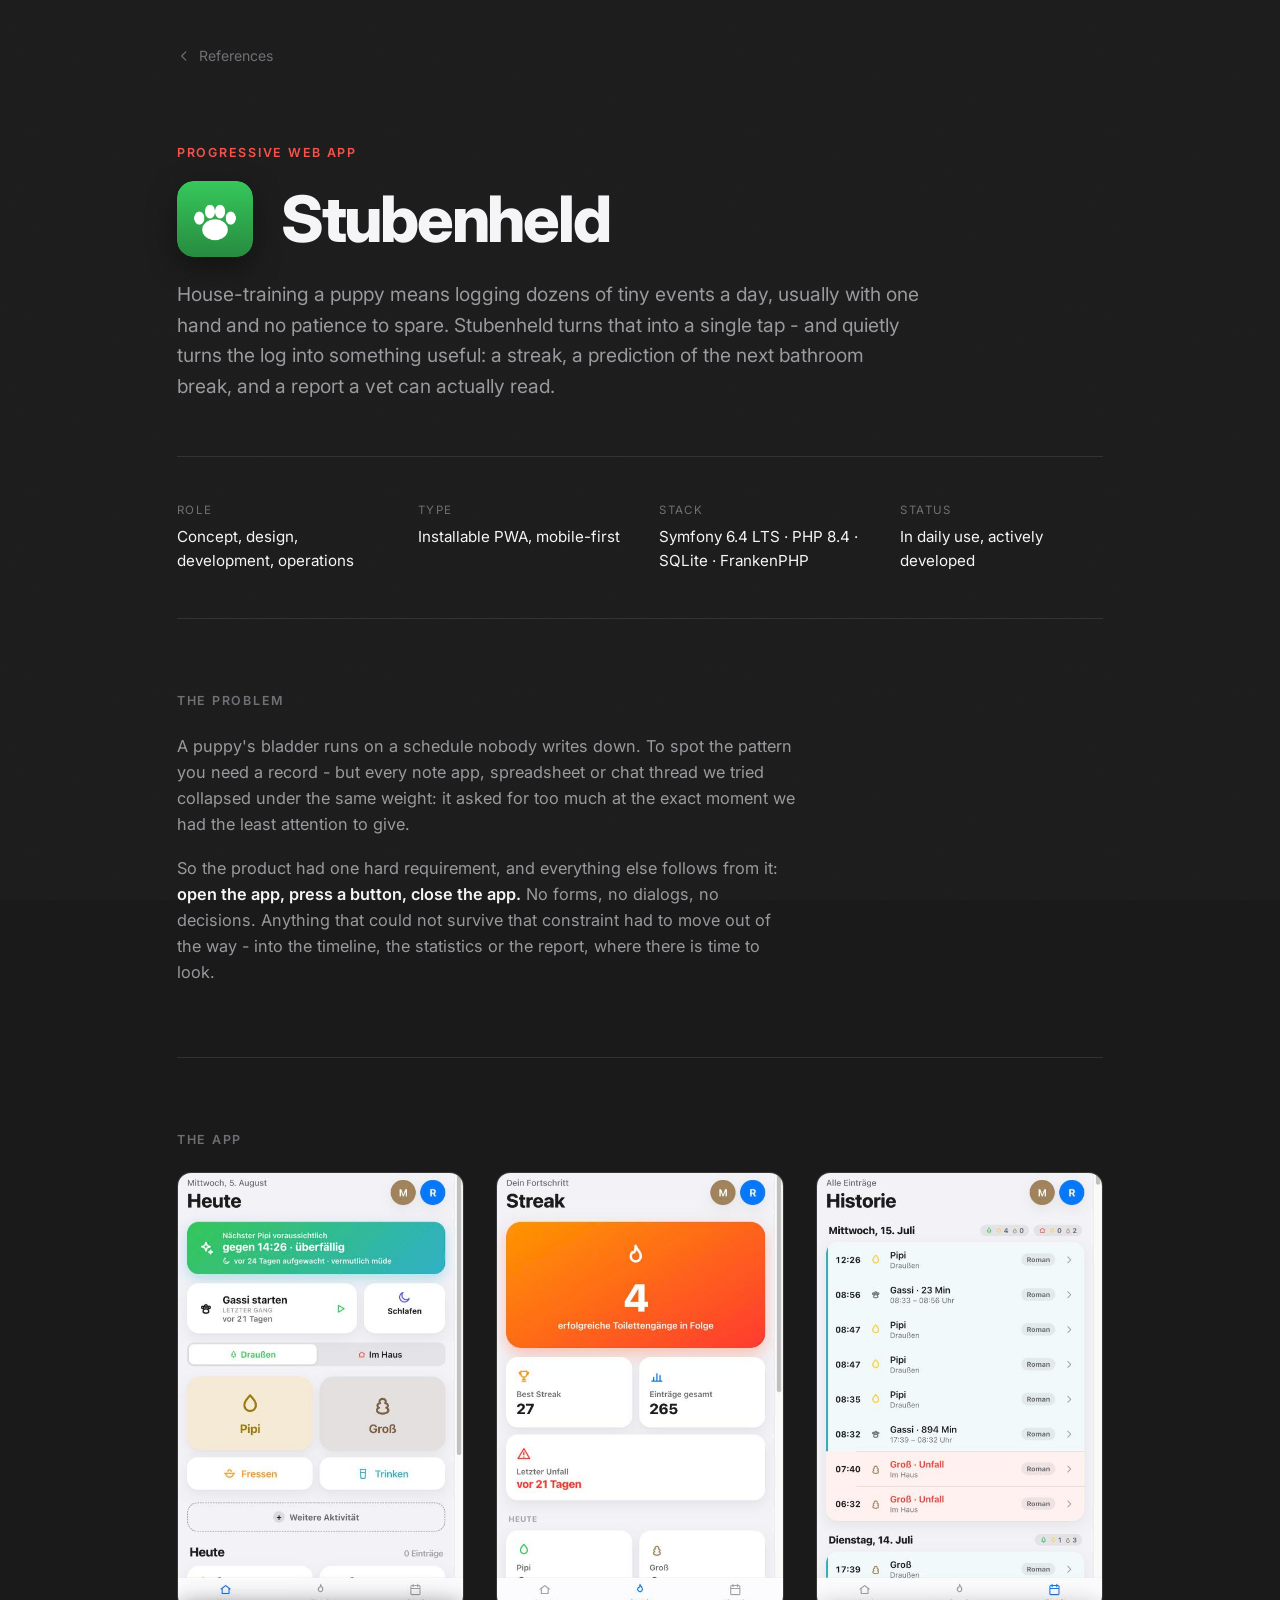
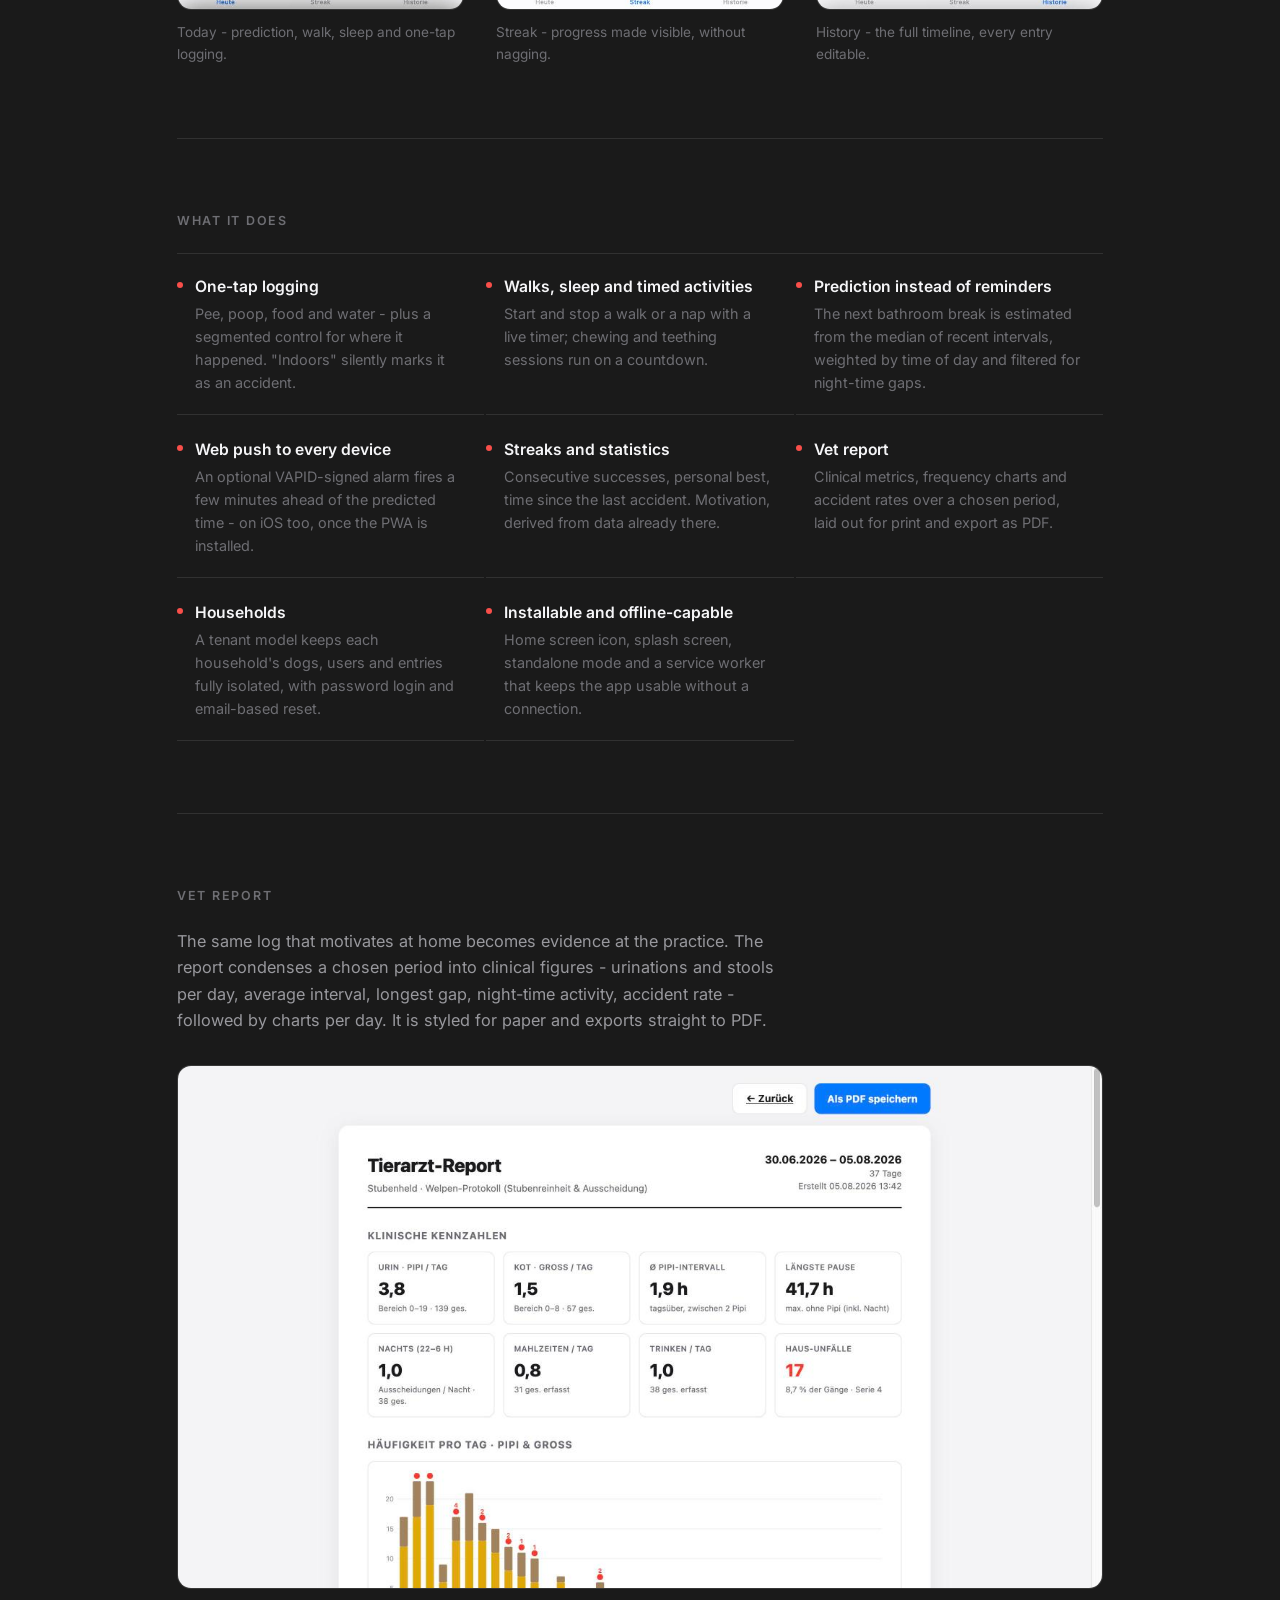
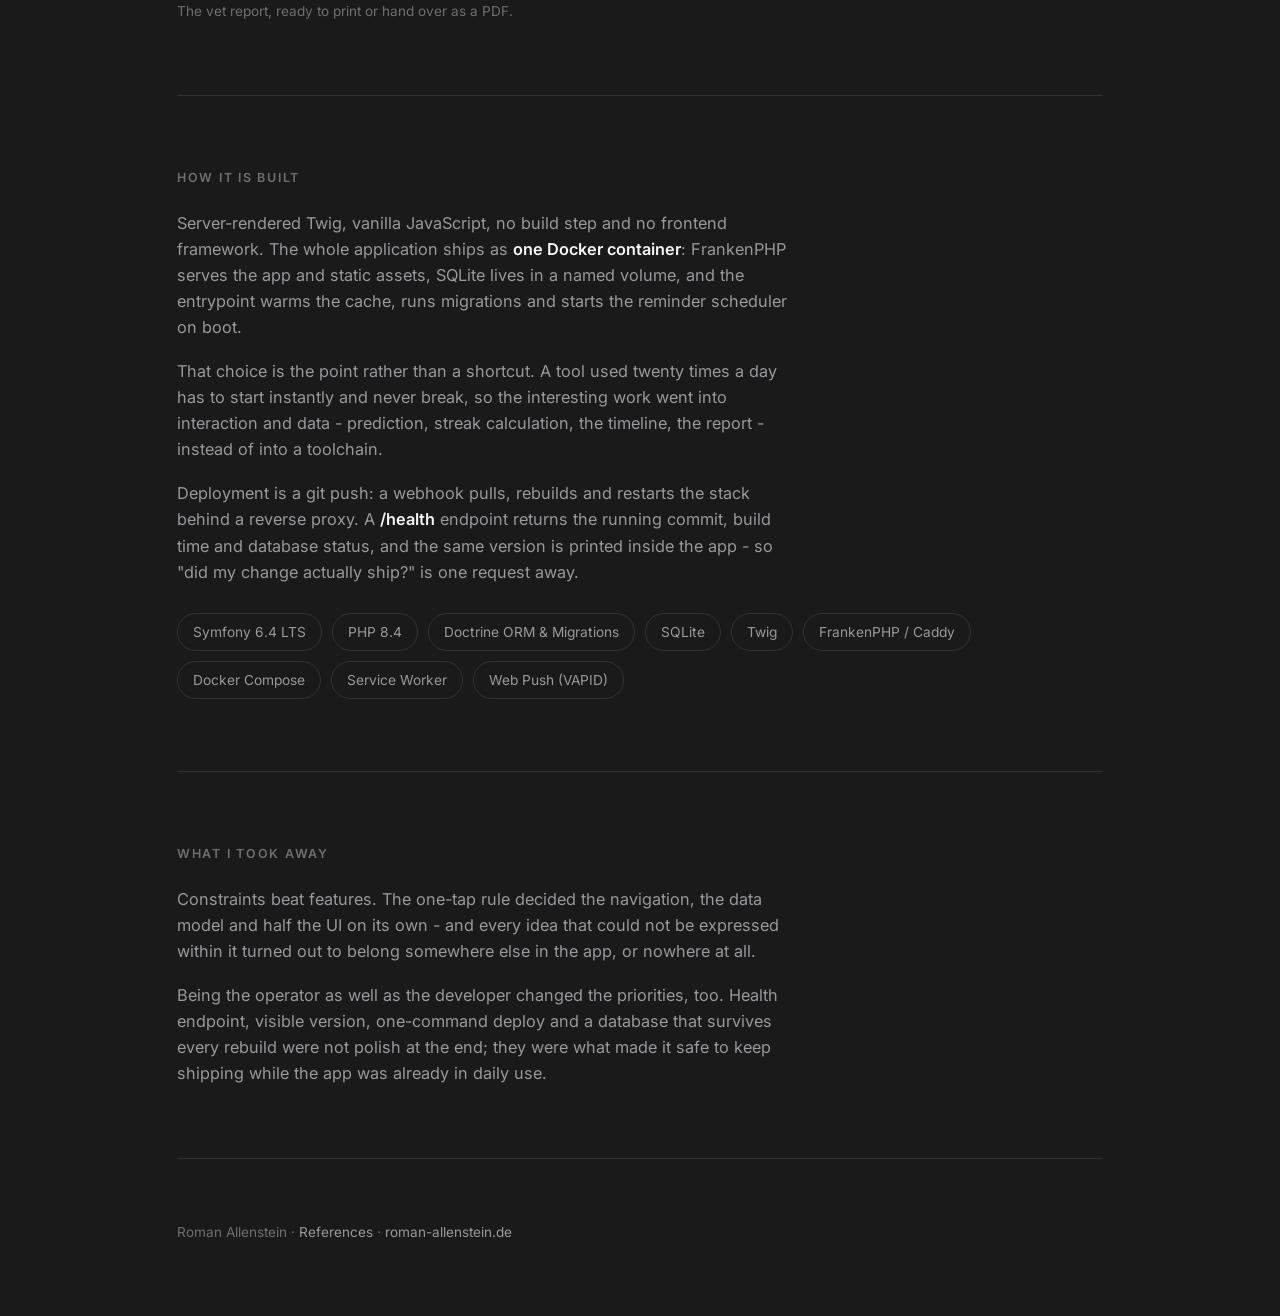
<file: src/references/stubenheld/index.html>
<!DOCTYPE html>
<html lang="en">
<head>
  <meta charset="UTF-8" />
  <meta name="viewport" content="width=device-width, initial-scale=1.0" />
  <script>
    (function () {
      var ok = !window.matchMedia("(prefers-reduced-motion: reduce)").matches;
      if (!ok) return;
      document.documentElement.classList.add("reveal-anim");
      // Safety net: if references.js never runs, drop the class so nothing
      // stays hidden.
      window.setTimeout(function () {
        if (!document.documentElement.dataset.revealReady) {
          document.documentElement.classList.remove("reveal-anim");
        }
      }, 2000);
    })();
  </script>
  <title>Stubenheld - Roman Allenstein</title>
  <meta name="description" content="Stubenheld: a mobile-first Progressive Web App for puppy house-training, built with Symfony, PHP 8.4, SQLite and FrankenPHP in a single container." />
  <meta name="robots" content="noindex, nofollow" />
  <link rel="icon" href="../../assets/logo.png" />
  <link rel="preconnect" href="https://fonts.googleapis.com" />
  <link rel="preconnect" href="https://fonts.gstatic.com" crossorigin />
  <link href="https://fonts.googleapis.com/css2?family=Inter:wght@300;400;500;600;700;800&display=swap" rel="stylesheet" />
  <link rel="stylesheet" href="../../css/references.css" />
  <script src="https://rybbit.rmn.one/api/script.js" data-site-id="3" defer></script>
</head>
<body>
  <div class="grain" aria-hidden="true"></div>

  <div class="wrap">
    <div class="topbar">
      <a class="back" href="../">
        <svg viewBox="0 0 24 24" width="14" height="14" aria-hidden="true"><path d="M15 5l-7 7 7 7" fill="none" stroke="currentColor" stroke-width="2" stroke-linecap="round" stroke-linejoin="round"/></svg>
        <span>References</span>
      </a>
    </div>

    <header class="head">
      <p class="head__eyebrow">Progressive Web App</p>
      <div class="project-head">
        <img class="project-head__icon" src="../../assets/references/stubenheld/icon.png" alt="Stubenheld app icon" />
        <h1 class="project-head__title">Stubenheld</h1>
      </div>
      <p class="head__lead">
        House-training a puppy means logging dozens of tiny events a day, usually
        with one hand and no patience to spare. Stubenheld turns that into a
        single tap - and quietly turns the log into something useful: a streak, a
        prediction of the next bathroom break, and a report a vet can actually read.
      </p>
    </header>

    <section class="meta">
      <div class="r">
        <div class="meta__key">Role</div>
        <div class="meta__val">Concept, design, development, operations</div>
      </div>
      <div class="r">
        <div class="meta__key">Type</div>
        <div class="meta__val">Installable PWA, mobile-first</div>
      </div>
      <div class="r">
        <div class="meta__key">Stack</div>
        <div class="meta__val">Symfony 6.4 LTS · PHP 8.4 · SQLite · FrankenPHP</div>
      </div>
      <div class="r">
        <div class="meta__key">Status</div>
        <div class="meta__val">In daily use, actively developed</div>
      </div>
    </section>

    <section class="section">
      <h2 class="section__title">The problem</h2>
      <p class="prose r">
        A puppy's bladder runs on a schedule nobody writes down. To spot the
        pattern you need a record - but every note app, spreadsheet or chat
        thread we tried collapsed under the same weight: it asked for too much
        at the exact moment we had the least attention to give.
      </p>
      <p class="prose r">
        So the product had one hard requirement, and everything else follows from
        it: <strong>open the app, press a button, close the app.</strong> No
        forms, no dialogs, no decisions. Anything that could not survive that
        constraint had to move out of the way - into the timeline, the statistics
        or the report, where there is time to look.
      </p>
    </section>

    <section class="section">
      <h2 class="section__title">The app</h2>
      <div class="shots">
        <figure class="shot r">
          <img src="../../assets/references/stubenheld/app-heute.jpg" alt="The Today screen with prediction banner, walk and sleep tiles and one-tap logging buttons" loading="lazy" />
          <figcaption>Today - prediction, walk, sleep and one-tap logging.</figcaption>
        </figure>
        <figure class="shot r">
          <img src="../../assets/references/stubenheld/app-streak.jpg" alt="The Streak screen showing the current streak, best streak, total entries and last accident" loading="lazy" />
          <figcaption>Streak - progress made visible, without nagging.</figcaption>
        </figure>
        <figure class="shot r">
          <img src="../../assets/references/stubenheld/app-historie.jpg" alt="The History screen with a day-by-day timeline of entries, accidents highlighted in red" loading="lazy" />
          <figcaption>History - the full timeline, every entry editable.</figcaption>
        </figure>
      </div>
    </section>

    <section class="section">
      <h2 class="section__title">What it does</h2>
      <ul class="features">
        <li class="r">
          <b>One-tap logging</b>
          <span>Pee, poop, food and water - plus a segmented control for where it happened. "Indoors" silently marks it as an accident.</span>
        </li>
        <li class="r">
          <b>Walks, sleep and timed activities</b>
          <span>Start and stop a walk or a nap with a live timer; chewing and teething sessions run on a countdown.</span>
        </li>
        <li class="r">
          <b>Prediction instead of reminders</b>
          <span>The next bathroom break is estimated from the median of recent intervals, weighted by time of day and filtered for night-time gaps.</span>
        </li>
        <li class="r">
          <b>Web push to every device</b>
          <span>An optional VAPID-signed alarm fires a few minutes ahead of the predicted time - on iOS too, once the PWA is installed.</span>
        </li>
        <li class="r">
          <b>Streaks and statistics</b>
          <span>Consecutive successes, personal best, time since the last accident. Motivation, derived from data already there.</span>
        </li>
        <li class="r">
          <b>Vet report</b>
          <span>Clinical metrics, frequency charts and accident rates over a chosen period, laid out for print and export as PDF.</span>
        </li>
        <li class="r">
          <b>Households</b>
          <span>A tenant model keeps each household's dogs, users and entries fully isolated, with password login and email-based reset.</span>
        </li>
        <li class="r">
          <b>Installable and offline-capable</b>
          <span>Home screen icon, splash screen, standalone mode and a service worker that keeps the app usable without a connection.</span>
        </li>
      </ul>
    </section>

    <section class="section">
      <h2 class="section__title">Vet report</h2>
      <p class="prose r">
        The same log that motivates at home becomes evidence at the practice.
        The report condenses a chosen period into clinical figures - urinations
        and stools per day, average interval, longest gap, night-time activity,
        accident rate - followed by charts per day. It is styled for paper and
        exports straight to PDF.
      </p>
      <div class="shots" style="margin-top: 32px;">
        <figure class="shot shot--wide r">
          <img src="../../assets/references/stubenheld/app-report.jpg" alt="The vet report with clinical metrics and a per-day frequency chart" loading="lazy" />
          <figcaption>The vet report, ready to print or hand over as a PDF.</figcaption>
        </figure>
      </div>
    </section>

    <section class="section">
      <h2 class="section__title">How it is built</h2>
      <p class="prose r">
        Server-rendered Twig, vanilla JavaScript, no build step and no frontend
        framework. The whole application ships as <strong>one Docker
        container</strong>: FrankenPHP serves the app and static assets, SQLite
        lives in a named volume, and the entrypoint warms the cache, runs
        migrations and starts the reminder scheduler on boot.
      </p>
      <p class="prose r">
        That choice is the point rather than a shortcut. A tool used twenty times
        a day has to start instantly and never break, so the interesting work
        went into interaction and data - prediction, streak calculation, the
        timeline, the report - instead of into a toolchain.
      </p>
      <p class="prose r">
        Deployment is a git push: a webhook pulls, rebuilds and restarts the
        stack behind a reverse proxy. A <strong>/health</strong> endpoint returns
        the running commit, build time and database status, and the same version
        is printed inside the app - so "did my change actually ship?" is one
        request away.
      </p>
      <ul class="chips r" style="margin-top: 28px;">
        <li>Symfony 6.4 LTS</li>
        <li>PHP 8.4</li>
        <li>Doctrine ORM &amp; Migrations</li>
        <li>SQLite</li>
        <li>Twig</li>
        <li>FrankenPHP / Caddy</li>
        <li>Docker Compose</li>
        <li>Service Worker</li>
        <li>Web Push (VAPID)</li>
      </ul>
    </section>

    <section class="section">
      <h2 class="section__title">What I took away</h2>
      <p class="prose r">
        Constraints beat features. The one-tap rule decided the navigation, the
        data model and half the UI on its own - and every idea that could not be
        expressed within it turned out to belong somewhere else in the app, or
        nowhere at all.
      </p>
      <p class="prose r">
        Being the operator as well as the developer changed the priorities, too.
        Health endpoint, visible version, one-command deploy and a database that
        survives every rebuild were not polish at the end; they were what made it
        safe to keep shipping while the app was already in daily use.
      </p>
    </section>

    <footer class="foot">
      <p>Roman Allenstein · <a href="../">References</a> · <a href="../../">roman-allenstein.de</a></p>
    </footer>
  </div>

  <script src="../../js/references.js"></script>
</body>
</html>
</file>
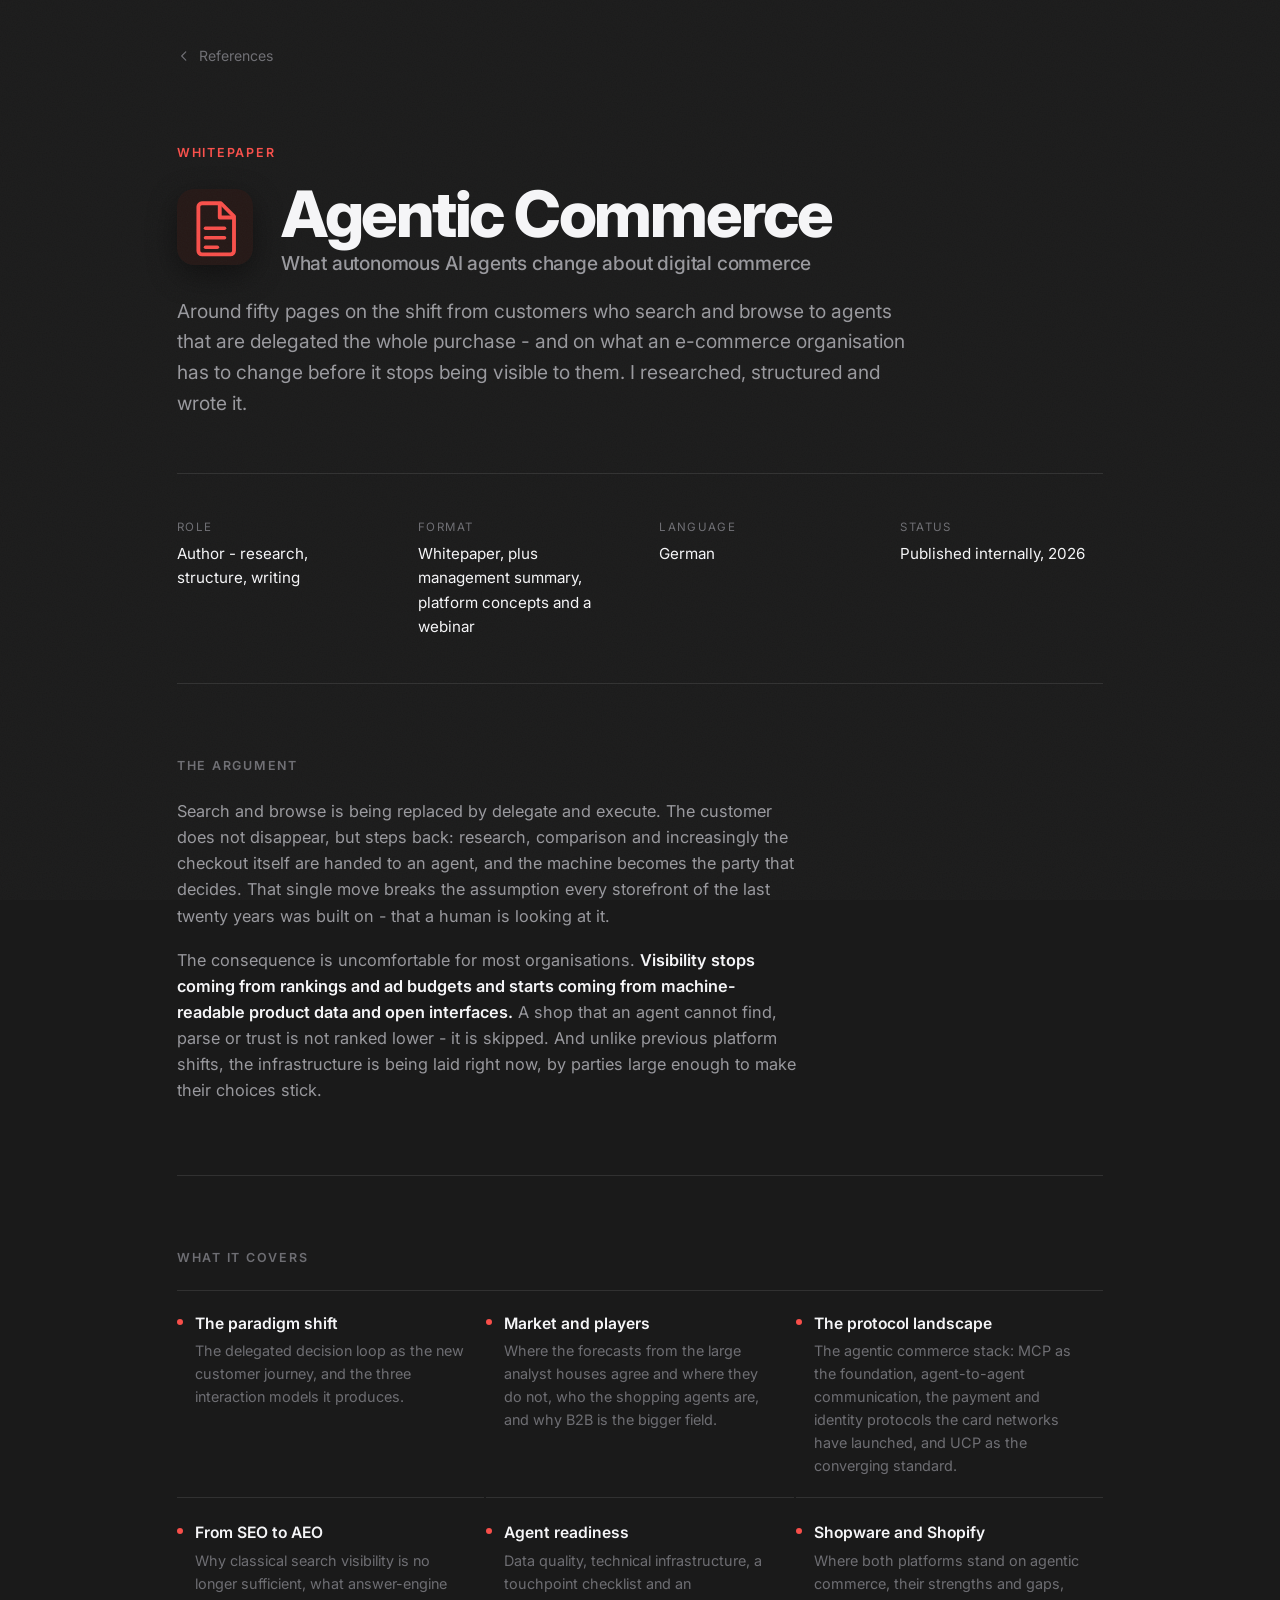
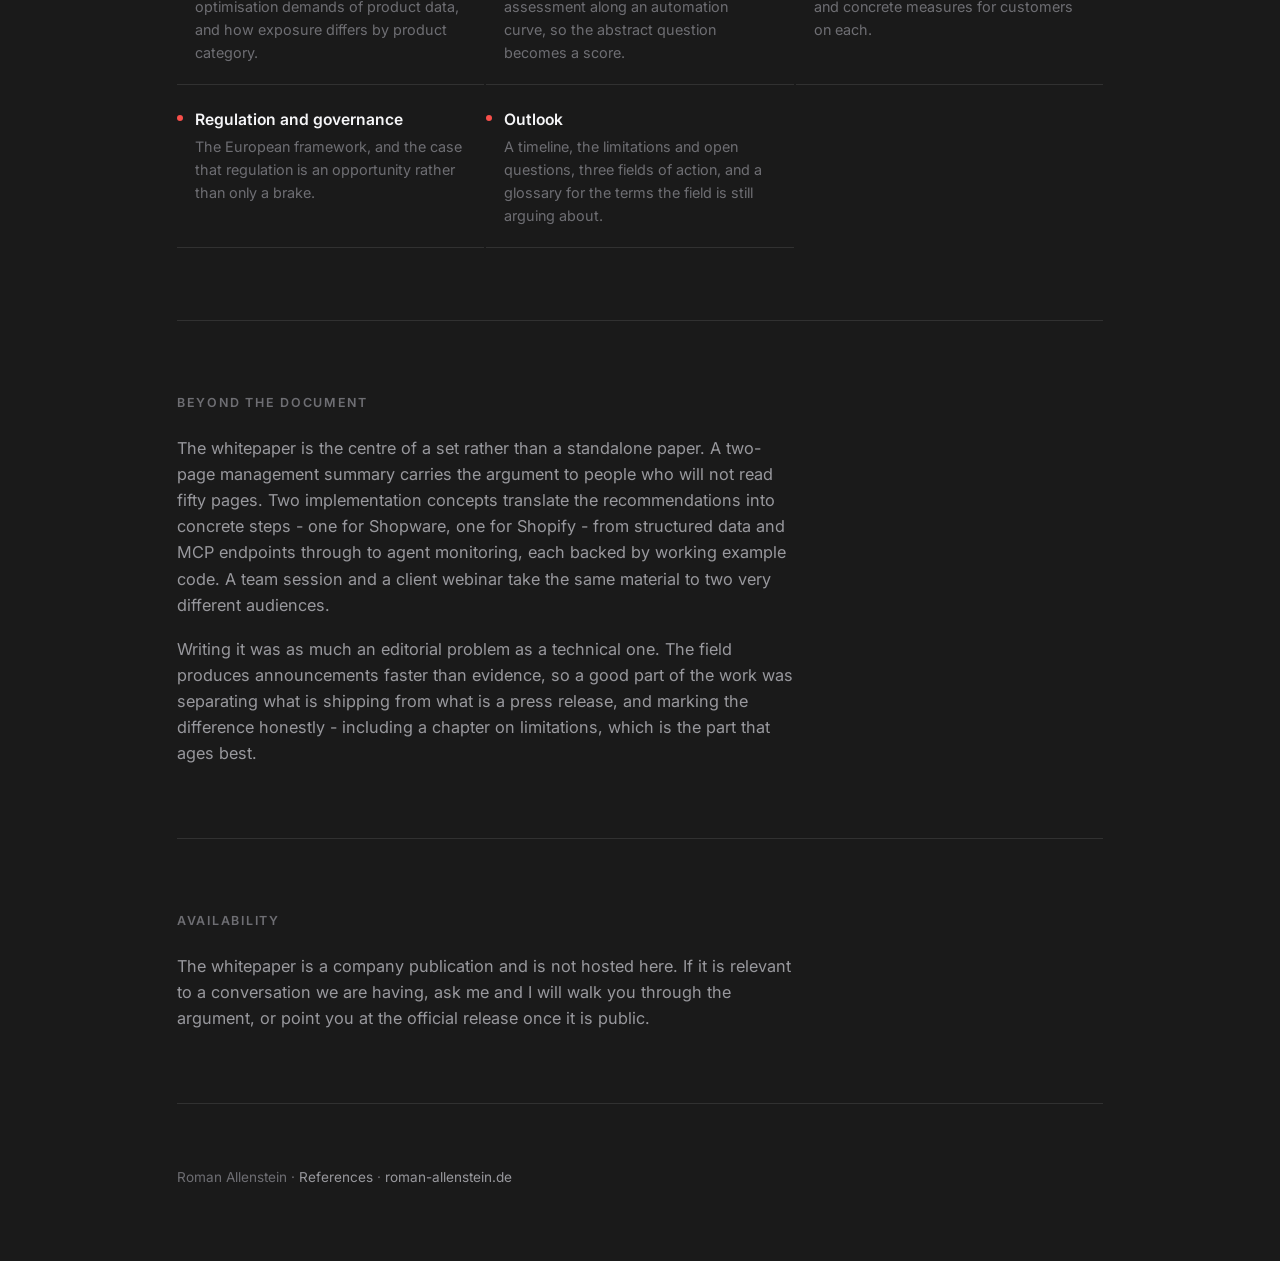
<file: src/references/whitepaper/index.html>
<!DOCTYPE html>
<html lang="en">
<head>
  <meta charset="UTF-8" />
  <meta name="viewport" content="width=device-width, initial-scale=1.0" />
  <script>
    (function () {
      var ok = !window.matchMedia("(prefers-reduced-motion: reduce)").matches;
      if (!ok) return;
      document.documentElement.classList.add("reveal-anim");
      // Safety net: if references.js never runs, drop the class so nothing
      // stays hidden.
      window.setTimeout(function () {
        if (!document.documentElement.dataset.revealReady) {
          document.documentElement.classList.remove("reveal-anim");
        }
      }, 2000);
    })();
  </script>
  <title>Agentic Commerce - Roman Allenstein</title>
  <meta name="description" content="Agentic Commerce: a whitepaper on what autonomous AI agents change about digital commerce, written by Roman Allenstein." />
  <meta name="robots" content="noindex, nofollow" />
  <link rel="icon" href="../../assets/logo.png" />
  <link rel="preconnect" href="https://fonts.googleapis.com" />
  <link rel="preconnect" href="https://fonts.gstatic.com" crossorigin />
  <link href="https://fonts.googleapis.com/css2?family=Inter:wght@300;400;500;600;700;800&display=swap" rel="stylesheet" />
  <link rel="stylesheet" href="../../css/references.css" />
  <script src="https://rybbit.rmn.one/api/script.js" data-site-id="3" defer></script>
</head>
<body>
  <div class="grain" aria-hidden="true"></div>

  <div class="wrap">
    <div class="topbar">
      <a class="back" href="../">
        <svg viewBox="0 0 24 24" width="14" height="14" aria-hidden="true"><path d="M15 5l-7 7 7 7" fill="none" stroke="currentColor" stroke-width="2" stroke-linecap="round" stroke-linejoin="round"/></svg>
        <span>References</span>
      </a>
    </div>

    <header class="head">
      <p class="head__eyebrow">Whitepaper</p>
      <div class="project-head">
        <img class="project-head__icon" src="../../assets/references/whitepaper/icon.svg" alt="" />
        <h1 class="project-head__title">Agentic Commerce<span class="project-head__sub">What autonomous AI agents change about digital commerce</span></h1>
      </div>
      <p class="head__lead">
        Around fifty pages on the shift from customers who search and browse to
        agents that are delegated the whole purchase - and on what an e-commerce
        organisation has to change before it stops being visible to them. I
        researched, structured and wrote it.
      </p>
    </header>

    <section class="meta">
      <div class="r">
        <div class="meta__key">Role</div>
        <div class="meta__val">Author - research, structure, writing</div>
      </div>
      <div class="r">
        <div class="meta__key">Format</div>
        <div class="meta__val">Whitepaper, plus management summary, platform concepts and a webinar</div>
      </div>
      <div class="r">
        <div class="meta__key">Language</div>
        <div class="meta__val">German</div>
      </div>
      <div class="r">
        <div class="meta__key">Status</div>
        <div class="meta__val">Published internally, 2026</div>
      </div>
    </section>

    <section class="section">
      <h2 class="section__title">The argument</h2>
      <p class="prose r">
        Search and browse is being replaced by delegate and execute. The customer
        does not disappear, but steps back: research, comparison and increasingly
        the checkout itself are handed to an agent, and the machine becomes the
        party that decides. That single move breaks the assumption every
        storefront of the last twenty years was built on - that a human is
        looking at it.
      </p>
      <p class="prose r">
        The consequence is uncomfortable for most organisations.
        <strong>Visibility stops coming from rankings and ad budgets and starts
        coming from machine-readable product data and open interfaces.</strong>
        A shop that an agent cannot find, parse or trust is not ranked lower -
        it is skipped. And unlike previous platform shifts, the infrastructure is
        being laid right now, by parties large enough to make their choices
        stick.
      </p>
    </section>

    <section class="section">
      <h2 class="section__title">What it covers</h2>
      <ul class="features">
        <li class="r">
          <b>The paradigm shift</b>
          <span>The delegated decision loop as the new customer journey, and the three interaction models it produces.</span>
        </li>
        <li class="r">
          <b>Market and players</b>
          <span>Where the forecasts from the large analyst houses agree and where they do not, who the shopping agents are, and why B2B is the bigger field.</span>
        </li>
        <li class="r">
          <b>The protocol landscape</b>
          <span>The agentic commerce stack: MCP as the foundation, agent-to-agent communication, the payment and identity protocols the card networks have launched, and UCP as the converging standard.</span>
        </li>
        <li class="r">
          <b>From SEO to AEO</b>
          <span>Why classical search visibility is no longer sufficient, what answer-engine optimisation demands of product data, and how exposure differs by product category.</span>
        </li>
        <li class="r">
          <b>Agent readiness</b>
          <span>Data quality, technical infrastructure, a touchpoint checklist and an assessment along an automation curve, so the abstract question becomes a score.</span>
        </li>
        <li class="r">
          <b>Shopware and Shopify</b>
          <span>Where both platforms stand on agentic commerce, their strengths and gaps, and concrete measures for customers on each.</span>
        </li>
        <li class="r">
          <b>Regulation and governance</b>
          <span>The European framework, and the case that regulation is an opportunity rather than only a brake.</span>
        </li>
        <li class="r">
          <b>Outlook</b>
          <span>A timeline, the limitations and open questions, three fields of action, and a glossary for the terms the field is still arguing about.</span>
        </li>
      </ul>
    </section>

    <section class="section">
      <h2 class="section__title">Beyond the document</h2>
      <p class="prose r">
        The whitepaper is the centre of a set rather than a standalone paper. A
        two-page management summary carries the argument to people who will not
        read fifty pages. Two implementation concepts translate the
        recommendations into concrete steps - one for Shopware, one for Shopify -
        from structured data and MCP endpoints through to agent monitoring, each
        backed by working example code. A team session and a client webinar take
        the same material to two very different audiences.
      </p>
      <p class="prose r">
        Writing it was as much an editorial problem as a technical one. The field
        produces announcements faster than evidence, so a good part of the work
        was separating what is shipping from what is a press release, and
        marking the difference honestly - including a chapter on limitations,
        which is the part that ages best.
      </p>
    </section>

    <section class="section">
      <h2 class="section__title">Availability</h2>
      <p class="prose r">
        The whitepaper is a company publication and is not hosted here. If it is
        relevant to a conversation we are having, ask me and I will walk you
        through the argument, or point you at the official release once it is
        public.
      </p>
    </section>

    <footer class="foot">
      <p>Roman Allenstein · <a href="../">References</a> · <a href="../../">roman-allenstein.de</a></p>
    </footer>
  </div>

  <script src="../../js/references.js"></script>
</body>
</html>
</file>
<file: src/css/style.css>
/* ============================================================
   Roman Allenstein — facelift of the existing profile page.
   Keeps the original identity (Inter, coral #F84F4A, #1A1A1A,
   left text column + bleeding portrait) and adds restrained motion.
   ============================================================ */

:root {
  --coral:        #f84f4a;
  --coral-deep:   #e23b36;
  --bg:           #1a1a1a;
  --bg-edge:      #141414;
  --text:         #f5f5f7;
  --text-muted:   #98989d;
  --text-subtle:  #6e6e73;
  --line:         rgba(255, 255, 255, 0.10);

  --ease: cubic-bezier(0.22, 1, 0.36, 1);
  --gut: clamp(24px, 6vw, 96px);
}

* { margin: 0; padding: 0; box-sizing: border-box; }

html, body { height: 100%; }

body {
  font-family: "Inter", -apple-system, BlinkMacSystemFont, "Segoe UI", sans-serif;
  background: var(--bg);
  color: var(--text);
  -webkit-font-smoothing: antialiased;
  text-rendering: optimizeLegibility;
  overflow: hidden;
}

img { display: block; max-width: 100%; }
a { color: inherit; text-decoration: none; }
::selection { background: var(--coral); color: #1a1a1a; }

/* fine grain for depth */
.grain {
  position: fixed; inset: 0; z-index: 5; pointer-events: none;
  opacity: 0.035; mix-blend-mode: screen;
  background-image: url("data:image/svg+xml,%3Csvg xmlns='http://www.w3.org/2000/svg' width='180' height='180'%3E%3Cfilter id='n'%3E%3CfeTurbulence type='fractalNoise' baseFrequency='0.8' numOctaves='3'/%3E%3C/filter%3E%3Crect width='100%25' height='100%25' filter='url(%23n)'/%3E%3C/svg%3E");
}

/* ---------- stage ---------- */
.stage {
  position: relative;
  min-height: 100dvh;
  width: 100%;
  display: flex;
  align-items: center;
  overflow: hidden;
  background:
    radial-gradient(120% 90% at 88% 50%, #242424 0%, transparent 55%),
    linear-gradient(100deg, var(--bg-edge) 0%, var(--bg) 42%);
}

/* ---------- portrait ---------- */
.portrait {
  position: absolute;
  top: 0; right: 0; bottom: 0;
  width: 58%;
  z-index: 1;
  will-change: transform;
}
.portrait__img {
  position: absolute; inset: 0;
  width: 100%; height: 100%;
  object-fit: cover; object-position: 50% 28%;
  -webkit-mask-image: linear-gradient(90deg, transparent 0%, #000 38%, #000 100%);
  mask-image: linear-gradient(90deg, transparent 0%, #000 38%, #000 100%);
}
.portrait__glow {
  position: absolute; inset: 0;
  background: radial-gradient(40% 46% at 62% 44%, rgba(248, 79, 74, 0.16), transparent 70%);
  will-change: transform;
}

/* ---------- content ---------- */
.intro {
  position: relative;
  z-index: 3;
  padding: 0 var(--gut);
  max-width: 760px;
}
.intro__logo {
  width: clamp(30px, 3vw, 40px);
  height: auto;
  margin-bottom: clamp(22px, 3.4vw, 38px);
  transition: transform 0.5s var(--ease);
}
.intro__logo:hover { transform: rotate(-8deg) scale(1.08); }

.intro__name {
  font-weight: 800;
  font-size: clamp(2.7rem, 6.2vw, 5.4rem);
  line-height: 0.98;
  letter-spacing: -0.035em;
}
.intro__name .line { display: block; overflow: hidden; }
.intro__name .line > span { display: inline-block; }

.intro__rule {
  display: block;
  width: 64px; height: 3px;
  margin: clamp(20px, 2.6vw, 32px) 0 clamp(18px, 2.4vw, 28px);
  background: var(--coral);
  border-radius: 2px;
  transform-origin: left center;
}

.intro__role {
  font-size: clamp(1.02rem, 1.5vw, 1.35rem);
  font-weight: 400;
  color: var(--text-muted);
  letter-spacing: -0.01em;
}

.intro__work {
  display: flex; align-items: center; gap: 12px;
  margin-top: clamp(22px, 3vw, 34px);
  font-size: 0.95rem;
}
.intro__work-label { color: var(--text-subtle); }
.reply__link { display: inline-flex; }
.reply__logo { display: block; height: 1.4em; width: auto; }

/* link rows */
.links {
  display: flex; flex-wrap: wrap; gap: 12px 28px;
  margin-top: clamp(26px, 3vw, 36px);
}
.links--media { margin-top: 14px; }
.link {
  display: inline-flex; align-items: center; gap: 9px;
  font-size: 0.92rem; color: var(--text-muted);
  padding: 4px 0;
  position: relative;
  transition: color 0.25s var(--ease);
}
.link svg { color: var(--text-subtle); transition: color 0.25s var(--ease), transform 0.25s var(--ease); flex: none; }
.link span { position: relative; }
.link span::after {
  content: ""; position: absolute; left: 0; bottom: -2px;
  width: 100%; height: 1px; background: var(--coral);
  transform: scaleX(0); transform-origin: left;
  transition: transform 0.3s var(--ease);
}
.link:hover { color: var(--text); }
.link:hover svg { color: var(--coral); transform: translateY(-1px); }
.link:hover span::after { transform: scaleX(1); }

/* ---------- intro entrance (enhancement only) ----------
   Content is visible by default. The .intro-anim class (added by an inline
   head script when motion is allowed) hides + animates it in. If JS or the
   animation never runs, everything simply stays visible. */
html.intro-anim .a                       { opacity: 0; animation: rise 0.9s var(--ease) forwards; }
html.intro-anim .intro__logo.a           { animation-delay: 0.15s; }
html.intro-anim .intro__name .line > span{ opacity: 0; transform: translateY(105%); }
html.intro-anim .intro__name .line:nth-child(1) > span { animation: rise-line 1s var(--ease) 0.4s forwards; }
html.intro-anim .intro__name .line:nth-child(2) > span { animation: rise-line 1s var(--ease) 0.52s forwards; }
html.intro-anim .intro__rule             { transform: scaleX(0); animation: rule-in 0.9s var(--ease) 1.05s forwards; }
html.intro-anim .intro__role.a           { animation-delay: 1.15s; }
html.intro-anim .intro__work.a           { animation-delay: 1.3s; }
html.intro-anim .links.a                 { animation-delay: 1.45s; }
html.intro-anim .links--media.a          { animation-delay: 1.58s; }
html.intro-anim .portrait__img           { opacity: 0; }
html.intro-anim .portrait__img.is-loaded { animation: portrait-in 1.2s var(--ease) forwards; }
html.intro-anim .portrait__glow          { opacity: 0; animation: fade 2s ease 0.6s forwards; }

@keyframes rise      { from { opacity: 0; transform: translateY(16px); } to { opacity: 1; transform: translateY(0); } }
@keyframes rise-line { from { opacity: 0; transform: translateY(105%); } to { opacity: 1; transform: translateY(0); } }
@keyframes rule-in   { from { transform: scaleX(0); } to { transform: scaleX(1); } }
@keyframes portrait-in { from { opacity: 0; transform: scale(1.06); } to { opacity: 1; transform: scale(1); } }
@keyframes fade      { from { opacity: 0; } to { opacity: 1; } }

/* ============================================================
   RESPONSIVE
   ============================================================ */
@media (max-width: 860px) {
  body { overflow-y: auto; }
  .stage {
    align-items: flex-start;
    background:
      radial-gradient(90% 50% at 80% 88%, #242424 0%, transparent 60%),
      linear-gradient(180deg, var(--bg) 0%, var(--bg-edge) 100%);
  }
  .intro { padding-top: clamp(48px, 9vh, 96px); padding-bottom: 44vh; }
  .portrait {
    width: 100%; height: 64%;
    top: auto; bottom: 0;
  }
  .portrait__img {
    object-position: 60% 20%;
    -webkit-mask-image: linear-gradient(180deg, transparent 0%, #000 34%, #000 100%);
    mask-image: linear-gradient(180deg, transparent 0%, #000 34%, #000 100%);
  }
  .portrait__glow { background: radial-gradient(46% 34% at 66% 50%, rgba(248,79,74,0.16), transparent 70%); }
}

@media (max-width: 480px) {
  .intro { padding-bottom: 40vh; }
  .links { gap: 10px 22px; }
}

/* ---------- reduced motion ---------- */
@media (prefers-reduced-motion: reduce) {
  .a, .intro__name .line > span, .portrait__img, .portrait__glow, .intro__rule {
    opacity: 1 !important;
    transform: none !important;
    animation: none !important;
  }
}
</file>
<file: src/css/references.css>
/* ============================================================
   Roman Allenstein - reference / case study pages.
   Self-contained: shares the identity of style.css (Inter, coral,
   #1A1A1A) but is a scrolling document, not the fixed hero stage.
   ============================================================ */

:root {
  --coral:        #f84f4a;
  --bg:           #1a1a1a;
  --bg-edge:      #141414;
  --surface:      #202020;
  --text:         #f5f5f7;
  --text-muted:   #98989d;
  --text-subtle:  #6e6e73;
  --line:         rgba(255, 255, 255, 0.10);

  --ease: cubic-bezier(0.22, 1, 0.36, 1);
  --gut: clamp(24px, 6vw, 96px);
  --measure: 62ch;
}

* { margin: 0; padding: 0; box-sizing: border-box; }

body {
  font-family: "Inter", -apple-system, BlinkMacSystemFont, "Segoe UI", sans-serif;
  background: var(--bg);
  color: var(--text);
  -webkit-font-smoothing: antialiased;
  text-rendering: optimizeLegibility;
  line-height: 1.6;
}

img { display: block; max-width: 100%; }
a { color: inherit; }
::selection { background: var(--coral); color: #1a1a1a; }

.grain {
  position: fixed; inset: 0; z-index: 5; pointer-events: none;
  opacity: 0.035; mix-blend-mode: screen;
  background-image: url("data:image/svg+xml,%3Csvg xmlns='http://www.w3.org/2000/svg' width='180' height='180'%3E%3Cfilter id='n'%3E%3CfeTurbulence type='fractalNoise' baseFrequency='0.8' numOctaves='3'/%3E%3C/filter%3E%3Crect width='100%25' height='100%25' filter='url(%23n)'/%3E%3C/svg%3E");
}

.wrap {
  max-width: 1080px;
  margin: 0 auto;
  padding: 0 var(--gut);
}

/* ---------- back / breadcrumb ---------- */
.topbar {
  padding: clamp(28px, 5vh, 56px) 0 0;
}
.back {
  display: inline-flex; align-items: center; gap: 8px;
  font-size: 0.88rem; color: var(--text-subtle);
  text-decoration: none;
  transition: color 0.25s var(--ease);
}
.back svg { flex: none; transition: transform 0.25s var(--ease); }
.back:hover { color: var(--text); }
.back:hover svg { transform: translateX(-3px); }

/* ---------- page head ---------- */
.head {
  padding: clamp(40px, 8vh, 88px) 0 clamp(32px, 6vh, 64px);
  border-bottom: 1px solid var(--line);
}
.head__eyebrow {
  font-size: 0.78rem;
  letter-spacing: 0.14em;
  text-transform: uppercase;
  color: var(--coral);
  font-weight: 600;
}
.head__title {
  font-weight: 800;
  font-size: clamp(2.2rem, 5.4vw, 4rem);
  line-height: 1.02;
  letter-spacing: -0.035em;
  margin-top: 18px;
}
.head__lead {
  margin-top: 22px;
  max-width: var(--measure);
  font-size: clamp(1.02rem, 1.5vw, 1.24rem);
  color: var(--text-muted);
}

/* ---------- project head (case study) ---------- */
.project-head {
  display: flex;
  align-items: center;
  gap: clamp(18px, 3vw, 28px);
  margin-top: 18px;
}
.project-head__icon {
  width: clamp(56px, 8vw, 76px);
  height: auto;
  border-radius: 22%;
  flex: none;
  box-shadow: 0 10px 30px rgba(0, 0, 0, 0.45);
}
.project-head__title {
  font-weight: 800;
  font-size: clamp(2.2rem, 5.4vw, 4rem);
  line-height: 1.02;
  letter-spacing: -0.035em;
}
/* Spelled-out name under an abbreviated project title. */
.project-head__sub {
  display: block;
  margin-top: 8px;
  font-weight: 500;
  font-size: clamp(0.95rem, 1.5vw, 1.2rem);
  letter-spacing: -0.01em;
  color: var(--text-muted);
}

/* ---------- meta strip ---------- */
.meta {
  display: grid;
  grid-template-columns: repeat(auto-fit, minmax(160px, 1fr));
  gap: clamp(20px, 3vw, 40px);
  padding: clamp(28px, 5vh, 44px) 0;
  border-bottom: 1px solid var(--line);
}
.meta__key {
  font-size: 0.72rem;
  letter-spacing: 0.12em;
  text-transform: uppercase;
  color: var(--text-subtle);
}
.meta__val {
  margin-top: 6px;
  font-size: 0.95rem;
  color: var(--text);
}

/* ---------- sections ---------- */
.section {
  padding: clamp(44px, 8vh, 88px) 0;
  border-bottom: 1px solid var(--line);
}
.section:last-of-type { border-bottom: 0; }

.section__title {
  font-size: 0.78rem;
  letter-spacing: 0.14em;
  text-transform: uppercase;
  color: var(--text-subtle);
  font-weight: 600;
  margin-bottom: 22px;
}
.prose {
  max-width: var(--measure);
  color: var(--text-muted);
  font-size: 1.02rem;
}
.prose + .prose { margin-top: 1.1em; }
.prose strong { color: var(--text); font-weight: 600; }

/* ---------- feature list ---------- */
.features {
  list-style: none;
  display: grid;
  grid-template-columns: repeat(auto-fit, minmax(280px, 1fr));
  gap: 2px;
  margin-top: 8px;
  border-top: 1px solid var(--line);
}
.features li {
  padding: 20px 0 20px 18px;
  border-bottom: 1px solid var(--line);
  position: relative;
}
.features li::before {
  content: "";
  position: absolute;
  left: 0; top: 28px;
  width: 6px; height: 6px;
  border-radius: 50%;
  background: var(--coral);
}
.features b {
  display: block;
  font-weight: 600;
  font-size: 0.98rem;
  color: var(--text);
}
.features span {
  display: block;
  margin-top: 3px;
  font-size: 0.9rem;
  color: var(--text-subtle);
  padding-right: 20px;
}

/* ---------- tech chips ---------- */
.chips {
  display: flex; flex-wrap: wrap; gap: 10px;
  list-style: none;
}
.chips li {
  border: 1px solid var(--line);
  border-radius: 999px;
  padding: 7px 15px;
  font-size: 0.86rem;
  color: var(--text-muted);
}

/* ---------- screenshots ---------- */
.shots {
  display: grid;
  grid-template-columns: repeat(auto-fit, minmax(220px, 1fr));
  gap: clamp(18px, 3vw, 32px);
}
.shot figcaption {
  margin-top: 12px;
  font-size: 0.85rem;
  color: var(--text-subtle);
}
/* Per-image demo-data badge. Sits on the screenshot itself so it travels with
   the image into the lightbox and into anything that crops the page. */
.shot--demo { position: relative; }
.shot--demo::after {
  content: "Demo data";
  position: absolute;
  top: 10px; left: 10px;
  padding: 5px 11px;
  font-size: 0.72rem;
  font-weight: 600;
  letter-spacing: 0.08em;
  text-transform: uppercase;
  color: #1a1a1a;
  background: var(--coral);
  border-radius: 999px;
  pointer-events: none;
}
.shot img {
  width: 100%;
  border-radius: 14px;
  border: 1px solid var(--line);
  background: var(--surface);
}
.shot--wide { grid-column: 1 / -1; }

/* ---------- demo-data notice ---------- */
.notice {
  display: flex;
  align-items: flex-start;
  gap: 12px;
  margin-bottom: clamp(24px, 3vw, 32px);
  padding: 16px 20px;
  border: 1px solid rgba(248, 79, 74, 0.45);
  border-left-width: 3px;
  border-radius: 10px;
  background: rgba(248, 79, 74, 0.07);
  font-size: 0.92rem;
  color: var(--text-muted);
}
.notice svg { flex: none; margin-top: 2px; color: var(--coral); }
.notice strong { color: var(--text); font-weight: 600; }

/* ---------- lightbox ---------- */
/* The dialog is only interactive once references.js upgrades the images, so
   the zoom affordance is scoped to that state. */
.shot img[role="button"] {
  cursor: zoom-in;
  transition: border-color 0.25s var(--ease);
}
.shot img[role="button"]:hover,
.shot img[role="button"]:focus-visible {
  border-color: rgba(248, 79, 74, 0.55);
  outline: none;
}

.lightbox {
  border: 0;
  padding: clamp(16px, 4vw, 48px);
  background: transparent;
  max-width: 100vw;
  max-height: 100vh;
  width: 100%;
  height: 100%;
  overflow: auto;
  color: var(--text);
}
.lightbox::backdrop { background: rgba(10, 10, 10, 0.92); }
.lightbox__img {
  max-width: min(1400px, 100%);
  max-height: 82vh;
  width: auto;
  margin: 0 auto;
  border-radius: 12px;
  border: 1px solid var(--line);
  background: var(--surface);
  object-fit: contain;
}
.lightbox__caption {
  margin: 16px auto 0;
  max-width: 70ch;
  text-align: center;
  font-size: 0.9rem;
  color: var(--text-muted);
}
.lightbox__caption:empty { display: none; }
.lightbox__figure { position: relative; width: fit-content; margin: 0 auto; }
.lightbox__badge {
  position: absolute;
  top: 12px; left: 12px;
  padding: 6px 13px;
  font-size: 0.74rem;
  font-weight: 600;
  letter-spacing: 0.08em;
  text-transform: uppercase;
  color: #1a1a1a;
  background: var(--coral);
  border-radius: 999px;
}
.lightbox__badge[hidden] { display: none; }
.lightbox__close {
  position: fixed;
  top: clamp(12px, 2vw, 24px);
  right: clamp(12px, 2vw, 24px);
  width: 44px; height: 44px;
  display: grid; place-items: center;
  font-size: 26px; line-height: 1;
  color: var(--text);
  background: rgba(255, 255, 255, 0.08);
  border: 1px solid var(--line);
  border-radius: 50%;
  cursor: pointer;
  transition: background 0.25s var(--ease), color 0.25s var(--ease);
}
.lightbox__close:hover { background: var(--coral); color: #1a1a1a; }

/* ---------- reference cards (index) ---------- */
/* Groups let the index separate kinds of work (built things vs. writing)
   without turning each into its own page. */
.group { padding: clamp(40px, 6vh, 64px) 0 0; }
.group:last-of-type { padding-bottom: clamp(40px, 6vh, 64px); }
.group__title {
  font-size: 0.78rem;
  letter-spacing: 0.14em;
  text-transform: uppercase;
  color: var(--text-subtle);
  font-weight: 600;
}

.cards {
  display: grid;
  grid-template-columns: repeat(auto-fit, minmax(320px, 1fr));
  gap: clamp(20px, 3vw, 28px);
  padding: clamp(20px, 3vh, 28px) 0 0;
}
.card {
  display: block;
  text-decoration: none;
  background: var(--surface);
  border: 1px solid var(--line);
  border-radius: 18px;
  padding: clamp(24px, 3vw, 32px);
  transition: border-color 0.3s var(--ease), transform 0.3s var(--ease);
}
.card:hover {
  border-color: rgba(248, 79, 74, 0.5);
  transform: translateY(-3px);
}
.card__top { display: flex; align-items: center; gap: 16px; }
.card__icon { width: 48px; height: 48px; border-radius: 22%; flex: none; }
.card__name { font-weight: 700; font-size: 1.25rem; letter-spacing: -0.02em; }
.card__kind { font-size: 0.8rem; color: var(--text-subtle); margin-top: 2px; }
.card__text { margin-top: 18px; color: var(--text-muted); font-size: 0.95rem; }
.card__more {
  margin-top: 20px;
  display: inline-flex; align-items: center; gap: 8px;
  font-size: 0.88rem; color: var(--coral); font-weight: 500;
}
.card:hover .card__more svg { transform: translateX(3px); }
.card__more svg { transition: transform 0.25s var(--ease); }

/* ---------- footer ---------- */
.foot {
  padding: clamp(40px, 7vh, 72px) 0 clamp(48px, 8vh, 80px);
  border-top: 1px solid var(--line);
  font-size: 0.85rem;
  color: var(--text-subtle);
}
.foot a { color: var(--text-muted); text-decoration: none; }
.foot a:hover { color: var(--coral); }

/* ---------- reveal on scroll (enhancement only) ---------- */
html.reveal-anim .r { opacity: 0; transform: translateY(14px); }
html.reveal-anim .r.is-in {
  opacity: 1; transform: none;
  transition: opacity 0.45s var(--ease), transform 0.45s var(--ease);
}

@media (prefers-reduced-motion: reduce) {
  html.reveal-anim .r { opacity: 1 !important; transform: none !important; }
  * { animation: none !important; transition: none !important; }
}
</file>
